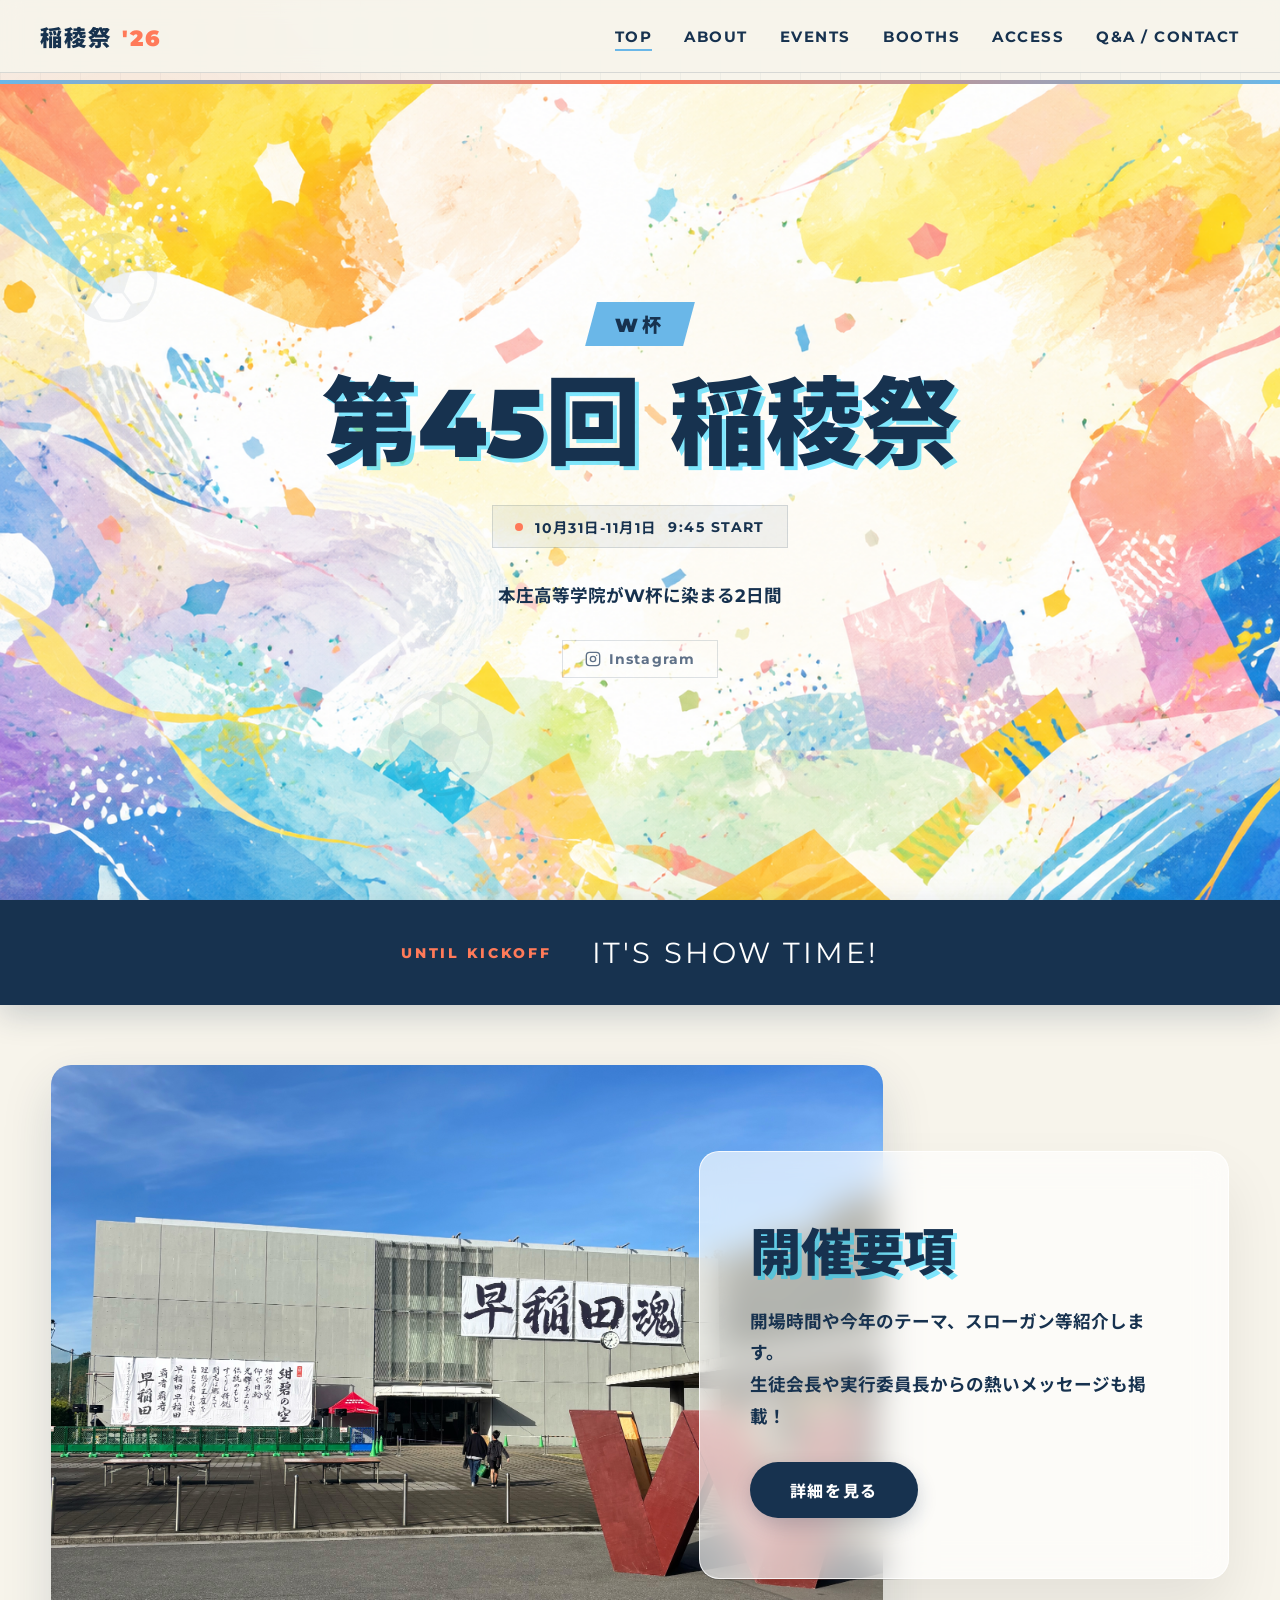
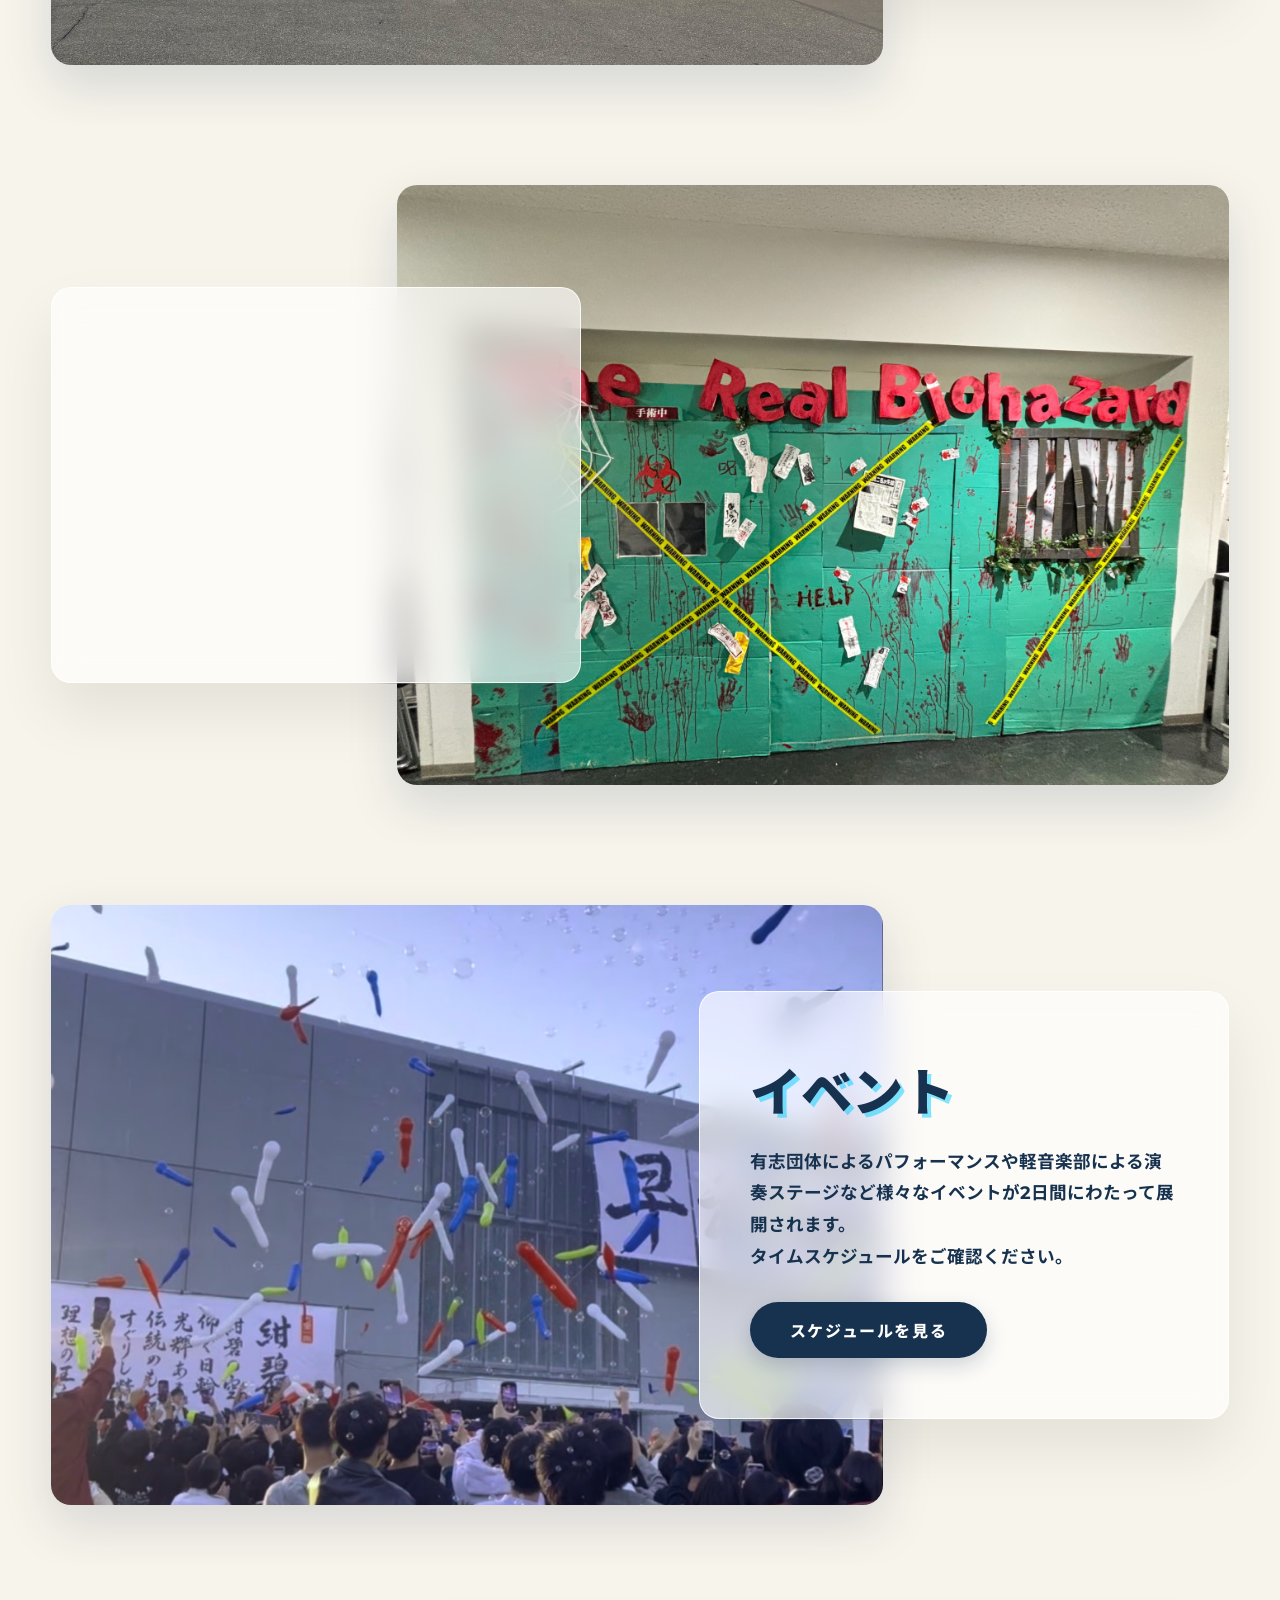
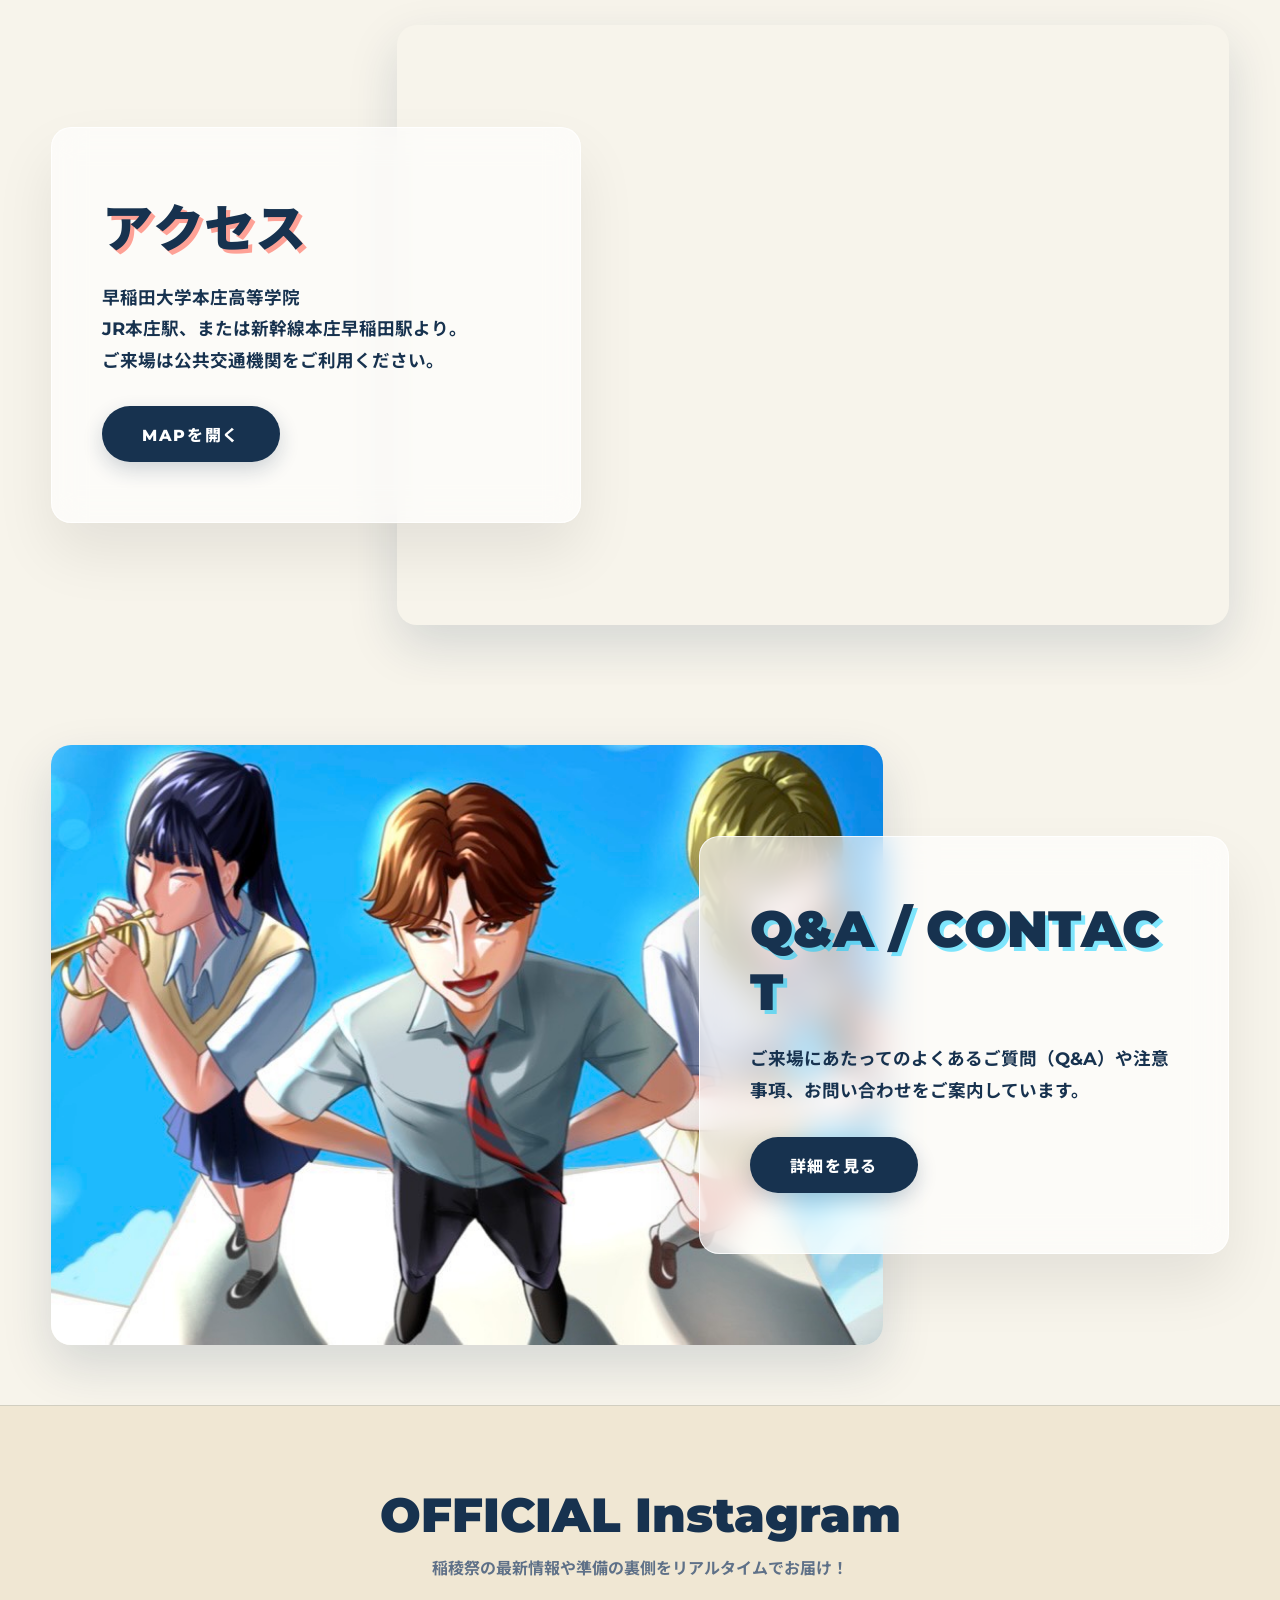
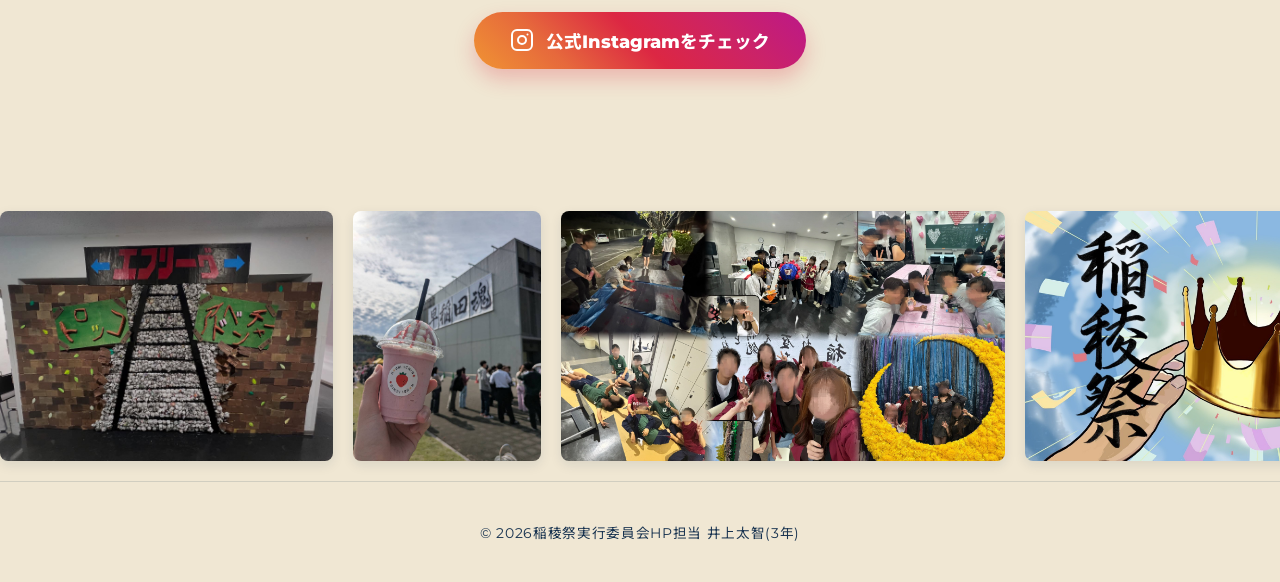
<file: index.html>
<!DOCTYPE html>
<html lang="ja">
<head>
    <meta charset="UTF-8">
    <meta name="viewport" content="width=device-width, initial-scale=1.0">
    <title>第45回 稲稜祭 2026</title>
    <meta name="description" content="稲稜祭は、早稲田大学本庄高等学院の文化祭です">
    <meta name="keywords" content="稲稜祭, とうりょうさい, 早稲田大学本庄高等学院, 早稲田, 早稲田大学, 早本, 文化祭, イベント, 展示 , そうほん , 2026 , 第45回 , クラス企画">
    <meta name="google-site-verification" content="3HasCJtoi-dlYLu-7N4V9mfXhWyNPqFAmNu_kfyfIqE" />
    <link rel="icon" href="images/icon.png">
    <link rel="preconnect" href="https://fonts.googleapis.com">
    <link rel="preconnect" href="https://fonts.gstatic.com" crossorigin>
    <link href="https://fonts.googleapis.com/css2?family=Montserrat:wght@700;800;900&family=Noto+Sans+JP:wght@400;700;900&display=swap" rel="stylesheet">
    <link rel="apple-touch-icon" href="images/icon.png">
    <link rel="manifest" href="manifest.json">
    

    <link rel="stylesheet" href="css/style.css">
    <script src="js/script.js" defer></script>
</head>
<body>
    <div class="grid-bg"></div>

    <!-- ローディング画面 -->
    <div id="loading" aria-live="polite">
        <span class="loading-ball">⚽</span>
        <div class="loading-text">KICK OFF</div>
        <div class="loading-percent" aria-live="polite">0%</div>
        <div class="loading-bar-wrap">
            <div class="loading-bar"></div>
        </div>
        <div class="loading-final">WASEDA CUP 2026</div>
    </div>

    <!-- ヘッダー -->
    <header class="header">
        <div class="logo">
            <a href="index.html">稲稜祭 <span>'26</span></a>
        </div>
        <button class="hamburger" id="js-hamburger" aria-label="メニューを開く">
            <span></span>
            <span></span>
            <span></span>
        </button>
        <nav class="nav" id="js-nav">
            <ul>
                <li><a href="index.html" class="is-current">TOP</a></li>
                <li><a href="about.html">ABOUT</a></li>
                <li><a href="event.html">EVENTS</a></li>
                <li><a href="booth.html">BOOTHS</a></li>
                <li><a href="access.html">ACCESS</a></li>
                <li><a href="contact.html">Q&A / CONTACT</a></li>
            </ul>
        </nav>
    </header>

    <main>
        <!-- トップセクション -->
        <section class="top">
            <!-- 装飾ボール -->
            <div class="top-deco-ball" aria-hidden="true">⚽</div>
            <div class="top-deco-ball" aria-hidden="true">⚽</div>
            <div class="top-deco-ball" aria-hidden="true">⚽</div>

            <div class="top-content">
                <div class="top-theme"><span>W杯</span></div>
                <h1 class="heading-hero js-split-text text-shadow-solid">第45回 稲稜祭</h1>

                <div class="top-date-badge">
                    <span class="badge-dot"></span>
                    <span>10月31日-11月1日</span>
                    <span>9:45 START</span>
                </div>

                <p class="fs-desc js-split-text" style="margin: 0 auto;">本庄高等学院がW杯に染まる2日間</p>

                <div class="top-sns">
                    <a href="https://www.instagram.com/toryosai2026/" target="_blank" rel="noopener" class="btn-insta">
                        <svg viewBox="0 0 24 24" fill="none" stroke="currentColor" stroke-width="2" stroke-linecap="round" stroke-linejoin="round" aria-hidden="true">
                            <rect x="2" y="2" width="20" height="20" rx="5" ry="5"/>
                            <circle cx="12" cy="12" r="4"/>
                            <circle cx="17.5" cy="6.5" r="1" fill="currentColor" stroke="none"/>
                        </svg>
                        Instagram
                    </a>
                </div>
            </div>
        </section>

        <div class="countdown-section anim-fade-up">
            <div class="countdown-inner">
                <div class="countdown-label">UNTIL KICKOFF</div>
                <div class="countdown-timer" id="js-countdown">
                    <div class="time-box"><span id="cd-days">00</span><small>DAYS</small></div>
                    <span class="colon">:</span>
                    <div class="time-box"><span id="cd-hours">00</span><small>HOURS</small></div>
                    <span class="colon">:</span>
                    <div class="time-box"><span id="cd-mins">00</span><small>MINS</small></div>
                    <span class="colon">:</span>
                    <div class="time-box"><span id="cd-secs">00</span><small>SECS</small></div>
                </div>
            </div>
        </div>
        
        <!-- フルウィズセクション 1: 開催要項 -->
        <section class="full-section">
            <div class="fs-image" style="background-image: url('images/start.jpg');"></div>
            <div class="fs-content">
                <div class="pattern-stripe"></div>
                <h2 class="fs-title text-shadow-solid js-split-text">開催要項</h2>
                <div class="anim-fade-up">
                    <p class="fs-desc">開場時間や今年のテーマ、スローガン等紹介します。<br>生徒会長や実行委員長からの熱いメッセージも掲載！</p>
                    <a href="about.html" class="btn-solid">詳細を見る</a>
                </div>
            </div>
        </section>

        <!-- フルウィズセクション 2: クラス企画 -->
        <section class="full-section">
            <div class="fs-image" style="background-image: url('images/wall1.jpg');"></div>
            <div class="fs-content">
                <div class="pattern-stripe"></div>
                <h2 class="fs-title text-shadow-solid js-split-text">クラス企画</h2>
                <div class="anim-fade-up">
                    <p class="fs-desc">各クラスが作り上げた企画をぜひ楽しんでいってください！<br>今年のスローガンは「冠」です。</p>
                    <a href="booth.html" class="btn-solid">企画一覧へ</a>
                </div>
            </div>
        </section>

        <!-- フルウィズセクション 3: イベント -->
        <section class="full-section">
            <div class="fs-image" style="background-image: url('images/event.jpg'); filter: hue-rotate(20deg);"></div>
            <div class="fs-content">
                <div class="pattern-stripe"></div>
                <h2 class="fs-title text-shadow-solid js-split-text">イベント</h2>
                <div class="anim-fade-up">
                    <p class="fs-desc">有志団体によるパフォーマンスや軽音楽部による演奏ステージなど様々なイベントが2日間にわたって展開されます。<br>タイムスケジュールをご確認ください。</p>
                    <a href="event.html" class="btn-solid">スケジュールを見る</a>
                </div>
            </div>
        </section>

        <!-- フルウィズセクション 4: アクセス -->
        <section class="full-section">
            <div class="fs-image" style="background-image: url('https://static.wixstatic.com/media/dd621f_80468349f8c541d7b48b3033a93d6e29~mv2.png');"></div>
            <div class="fs-content">
                <div class="pattern-stripe"></div>
                <h2 class="fs-title text-shadow-solid js-split-text">アクセス</h2>
                <div class="anim-fade-up">
                    <p class="fs-desc">早稲田大学本庄高等学院<br>JR本庄駅、または新幹線本庄早稲田駅より。<br>ご来場は公共交通機関をご利用ください。</p>
                    <a href="access.html" class="btn-solid">MAPを開く</a>
                </div>
            </div>
        </section>

        <!-- フルウィズセクション 5: Q&A / CONTACT -->
        <section class="full-section">
            <div class="fs-image" style="background-image: url('images/illust.jpg');"></div>
            <div class="fs-content">
                <div class="pattern-stripe"></div>
                <h2 class="fs-title text-shadow-solid js-split-text">Q&A / CONTACT</h2>
                <div class="anim-fade-up">
                    <p class="fs-desc">ご来場にあたってのよくあるご質問（Q&A）や注意事項、お問い合わせをご案内しています。</p>
                    <a href="contact.html" class="btn-solid">詳細を見る</a>
                </div>
            </div>
        </section>

        <section class="instagram-section">
            <div class="instagram-header anim-fade-up">
                <h2>OFFICIAL Instagram</h2>
                <p>稲稜祭の最新情報や準備の裏側をリアルタイムでお届け！</p>
                <a href="https://www.instagram.com/toryosai2026/" target="_blank" rel="noopener" class="btn-insta-large">
                    <svg viewBox="0 0 24 24" fill="none" stroke="currentColor" stroke-width="2" stroke-linecap="round" stroke-linejoin="round" aria-hidden="true">
                        <rect x="2" y="2" width="20" height="20" rx="5" ry="5"/>
                        <circle cx="12" cy="12" r="4"/>
                        <circle cx="17.5" cy="6.5" r="1" fill="currentColor" stroke="none"/>
                    </svg>
                    公式Instagramをチェック
                </a>
            </div>
            
            <!-- Instagram埋め込み（公式のEmbedスクリプトを利用） -->
            <div class="instagram-feed anim-fade-up" style="transition-delay: 0.2s;">
                <blockquote class="instagram-media" data-instgrm-permalink="https://www.instagram.com/toryosai2026/" data-instgrm-version="14" style="background:#FFF; border:0; border-radius:12px; box-shadow:0 10px 25px rgba(23, 50, 79, 0.08); margin: 1px auto; max-width:540px; min-width:326px; padding:0; width:99.375%;"></blockquote>
                <script async src="//www.instagram.com/embed.js"></script>
            </div>
        </section>

        <div class="marquee-slider">
            <div class="marquee-track">
                <!-- 写真5枚（実際の画像のURLに差し替えてください） -->
                <img src="images/wall2.jpg" alt="風景2">
                <img src="images/juice.jpg" alt="風景3">
                <img src="images/2025.jpg" alt="風景1">
                <img src="images/kan.jpg" alt="風景4">
                <img src="images/start.jpg" alt="風景5">
                
                <!-- 無限ループを綺麗に見せるためのリピート（上と全く同じ5枚） -->
                <img src="images/wall2.jpg" alt="風景2">
                <img src="images/juice.jpg" alt="風景3">
                <img src="images/2025.jpg" alt="風景1">
                <img src="images/kan.jpg" alt="風景4">
                <img src="images/start.jpg" alt="風景5">
            </div>
        </div>

    </main>

    <footer class="footer">
        <p>&copy; 2026​稲稜祭実行委員会HP担当 井上太智(3年)</p>
    </footer>
</body>
</html>
</file>
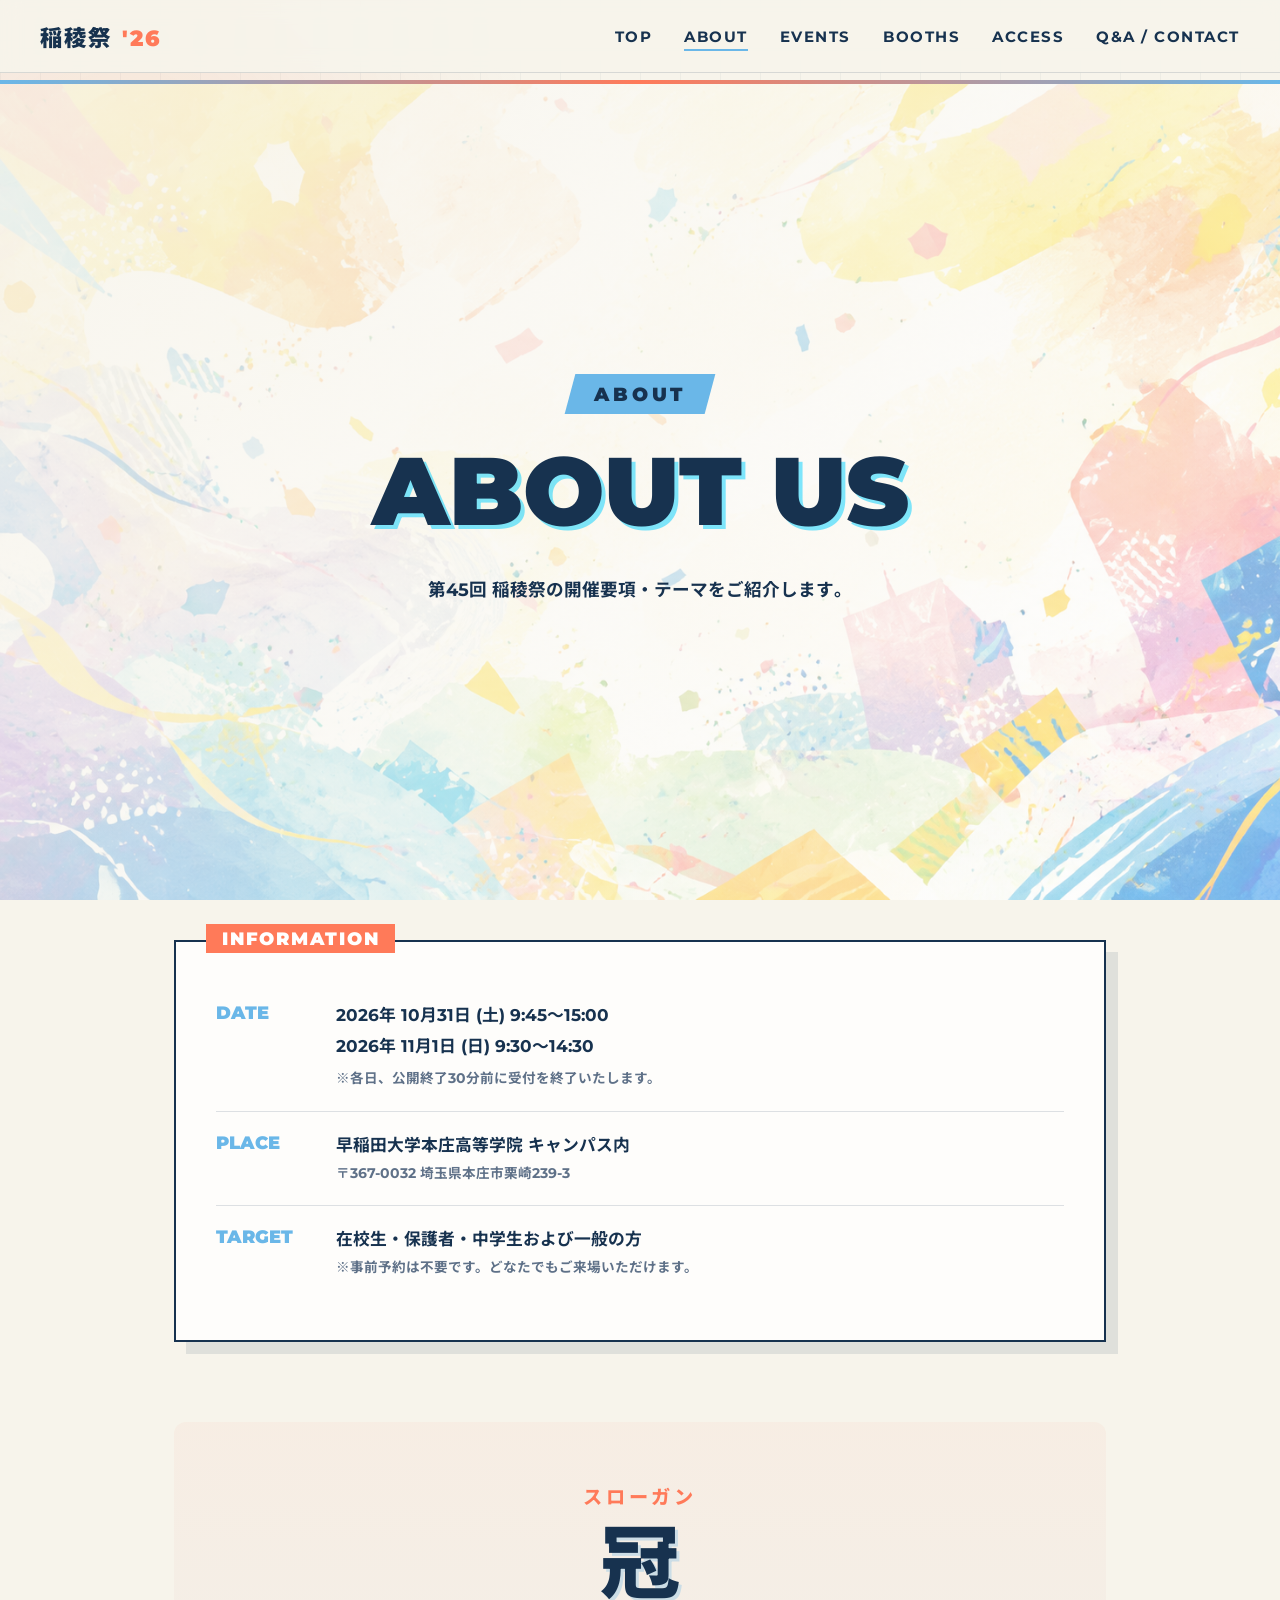
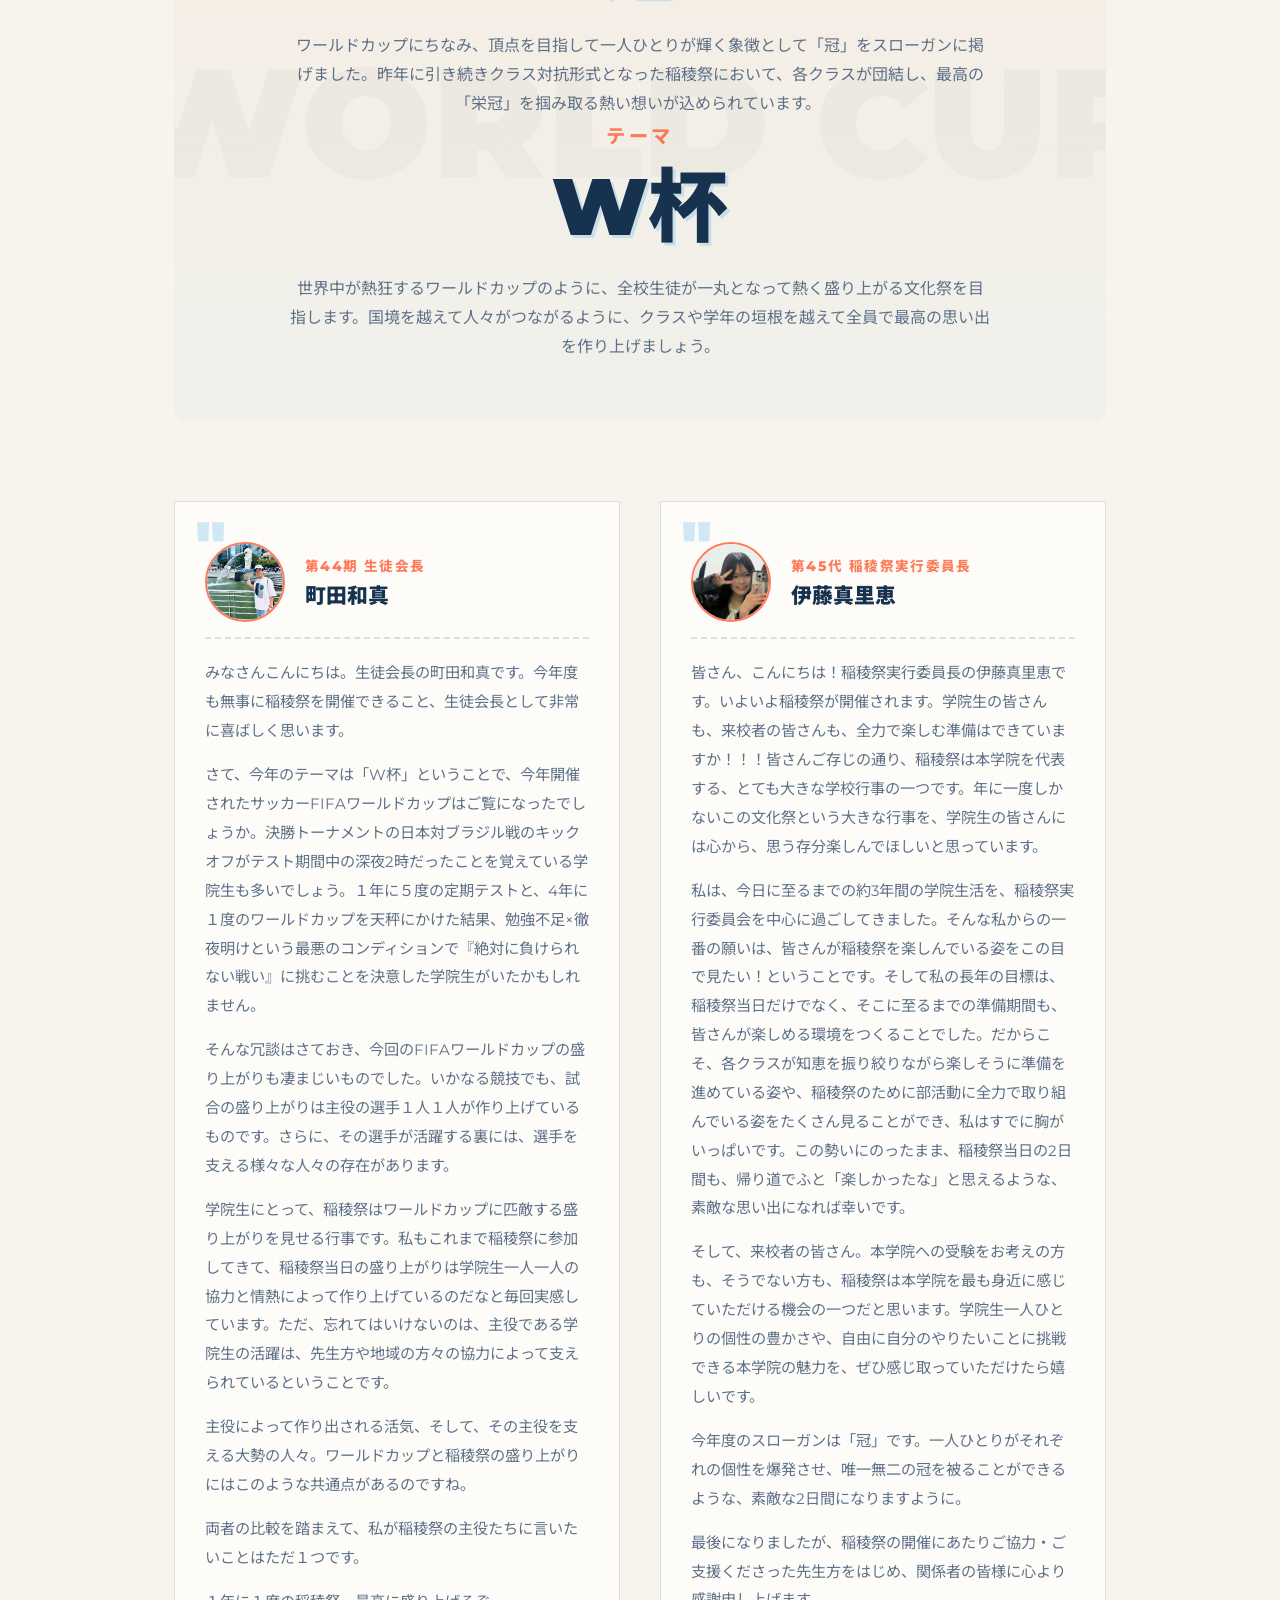
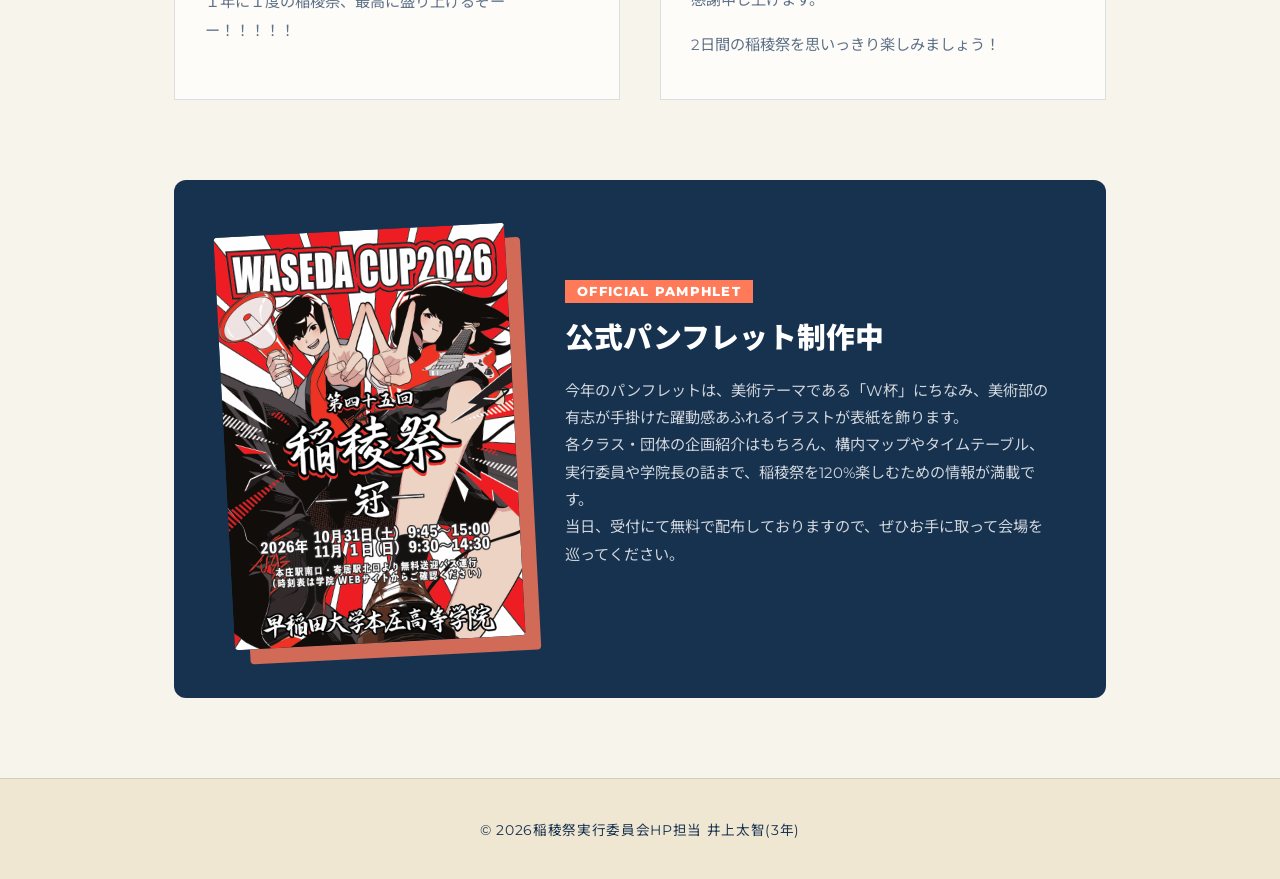
<file: about.html>
<!DOCTYPE html>
<html lang="ja">
<head>
    <meta charset="UTF-8">
    <meta name="viewport" content="width=device-width, initial-scale=1.0">
    <title>開催要項 - 第45回 稲稜祭</title>
    <meta name="description" content="第45回稲稜祭の開催要項。今年のテーマ「W杯」に込めた想いや、生徒会長・実行委員長の挨拶、パンフレット情報などを掲載しています。">
    <meta name="keywords" content="稲稜祭, 早稲田大学本庄高等学院, 開催要項, W杯, 挨拶, パンフレット">

    <link rel="preconnect" href="https://fonts.googleapis.com">
    <link rel="preconnect" href="https://fonts.gstatic.com" crossorigin>
    <link href="https://fonts.googleapis.com/css2?family=Montserrat:wght@700;800;900&family=Noto+Sans+JP:wght@400;700;900&display=swap" rel="stylesheet">

    <link rel="stylesheet" href="css/style.css">
    <script src="js/script.js" defer></script>

    <!-- about.html 専用の追加スタイル（ここだけのデザイン用） -->
    <style>
        /* ページ固有の装飾 */
        .about-top {
            background-image: linear-gradient(135deg, rgba(247, 244, 235, 0.9), rgba(255, 255, 255, 0.4)), url('images/bg.png');
        }

        .about-main {
            max-width: 980px;
            margin: 0 auto;
            padding: 40px 24px 80px;
        }

        /* 開催概要ブロック */
        .info-card {
            background: rgba(255, 255, 255, 0.8);
            border: 2px solid var(--text);
            padding: 40px;
            position: relative;
            margin-bottom: 80px;
            box-shadow: 12px 12px 0 rgba(23, 50, 79, 0.1);
        }
        .info-card::before {
            content: 'INFORMATION';
            position: absolute;
            top: -18px;
            left: 30px;
            background: var(--accent);
            color: white;
            font-family: 'Montserrat', sans-serif;
            font-weight: 900;
            padding: 4px 16px;
            letter-spacing: 0.1em;
            font-size: 1.1rem;
        }
        .info-list {
            list-style: none;
            padding: 0;
            margin: 0;
        }
        .info-list li {
            display: flex;
            border-bottom: 1px solid var(--border);
            padding: 20px 0;
        }
        .info-list li:last-child {
            border-bottom: none;
        }
        .info-term {
            width: 120px;
            font-weight: 900;
            color: var(--accent2);
            font-size: 1.1rem;
            flex-shrink: 0;
        }
        .info-desc {
            flex: 1;
            font-size: 1.05rem;
            font-weight: 700;
            line-height: 1.6;
        }
        .info-desc span.date {
            display: inline-block;
            margin-bottom: 4px;
        }

        /* テーマセクション */
        .theme-section {
            text-align: center;
            margin-bottom: 80px;
            padding: 60px 20px;
            background: linear-gradient(to bottom, rgba(255,122,89,0.05), rgba(106,183,232,0.05));
            border-radius: 12px;
            position: relative;
            overflow: hidden;
        }
        .theme-section::after {
            content: 'WORLD CUP';
            position: absolute;
            top: 50%;
            left: 50%;
            transform: translate(-50%, -50%);
            font-family: 'Montserrat', sans-serif;
            font-size: 12vw;
            font-weight: 900;
            color: rgba(23, 50, 79, 0.03);
            pointer-events: none;
            white-space: nowrap;
        }
        .slogan {
            font-size: 1.2rem;
            font-weight: 800;
            color: var(--accent);
            letter-spacing: 0.2em;
            margin-bottom: 10px;
            display: block;
        }
        .theme-title {
            font-family: 'Montserrat', 'Noto Sans JP', sans-serif;
            font-size: clamp(3rem, 8vw, 5rem);
            font-weight: 900;
            color: var(--text);
            line-height: 1.1;
            margin-bottom: 24px;
            text-shadow: 3px 3px 0 rgba(106, 183, 232, 0.3);
        }
        .theme-text {
            font-size: 1rem;
            line-height: 1.8;
            color: var(--muted);
            max-width: 700px;
            margin: 0 auto;
        }

        /* 挨拶セクション */
        .greeting-section {
            display: grid;
            grid-template-columns: 1fr 1fr;
            gap: 40px;
            margin-bottom: 80px;
        }
        .message-box {
            background: rgba(255, 255, 255, 0.7);
            border: 1px solid var(--border);
            padding: 40px 30px;
            position: relative;
        }
        .message-box::before {
            content: '"';
            position: absolute;
            top: 10px;
            left: 20px;
            font-family: 'Montserrat', sans-serif;
            font-size: 4rem;
            font-weight: 900;
            color: var(--accent2);
            opacity: 0.3;
            line-height: 1;
        }
        /* ⬇️ ここから追加・変更 ⬇️ */
        .message-header {
            display: flex;
            align-items: center;
            gap: 20px;
            margin-bottom: 20px;
            padding-bottom: 15px;
            border-bottom: 2px dashed var(--border);
        }
        .message-face {
            width: 80px;
            height: 80px;
            border-radius: 50%;
            object-fit: cover;
            border: 2px solid var(--accent);
            flex-shrink: 0;
            background-color: var(--bg-alt);
        }
        .message-title-wrap {
            display: flex;
            flex-direction: column;
            justify-content: center;
        }
        .message-role {
            font-size: 0.85rem;
            font-weight: 800;
            color: var(--accent);
            letter-spacing: 0.1em;
            margin-bottom: 4px;
            display: block;
        }
        .message-name {
            font-size: 1.3rem;
            font-weight: 900;
            /* 下線と余白は header 側に移動したため、ここはこれだけになります */
        }
        /* ⬆️ ここまで ⬆️ */
        .message-text {
            font-size: 0.95rem;
            line-height: 1.9;
            color: var(--muted);
        }
        .message-text p {
            margin-bottom: 1em;
        }
        .message-text p:last-child {
            margin-bottom: 0;
        }

        /* パンフレットセクション */
        .pamphlet-section {
            display: flex;
            align-items: center;
            gap: 50px;
            background: var(--text);
            color: white;
            padding: 50px;
            border-radius: 12px;
        }
        .pamphlet-img {
            flex: 0 0 35%;
            position: relative;
        }
        .pamphlet-img img {
            width: 100%;
            height: auto;
            border-radius: 4px;
            box-shadow: 15px 15px 0 rgba(255, 122, 89, 0.8);
            transform: rotate(-3deg);
            transition: transform 0.3s ease;
        }
        .pamphlet-img:hover img {
            transform: rotate(0deg) scale(1.02);
        }
        .pamphlet-content {
            flex: 1;
        }
        .pamphlet-label {
            display: inline-block;
            background: var(--accent);
            color: white;
            font-weight: 800;
            font-size: 0.8rem;
            padding: 4px 12px;
            margin-bottom: 16px;
            letter-spacing: 0.1em;
        }
        .pamphlet-title {
            font-size: 1.8rem;
            font-weight: 900;
            margin-bottom: 20px;
            line-height: 1.3;
        }
        .pamphlet-text {
            font-size: 0.95rem;
            line-height: 1.8;
            color: rgba(255, 255, 255, 0.8);
            margin-bottom: 30px;
        }
        .btn-pamphlet {
            display: inline-flex;
            align-items: center;
            gap: 10px;
            background: white;
            color: var(--text);
            padding: 12px 30px;
            text-decoration: none;
            font-weight: 800;
            transition: 0.2s;
        }
        .btn-pamphlet:hover {
            background: var(--accent2);
            color: white;
        }

        /* スマホ用調整 */
        @media (max-width: 768px) {
            .info-card { padding: 30px 20px; }
            .info-list li { flex-direction: column; gap: 8px; }
            .greeting-section { grid-template-columns: 1fr; gap: 30px; }
            .pamphlet-section { flex-direction: column; padding: 40px 24px; gap: 30px; }
            .pamphlet-img { flex: none; width: 80%; margin: 0 auto; }
        }
    </style>
</head>
<body>
    <div class="grid-bg"></div>

    <!-- ローディング -->
    <div id="loading">
        <span class="loading-ball">⚽</span>
        <div class="loading-text">Now loading</div>
        <div class="loading-percent" aria-live="polite">0%</div>
        <div class="loading-bar-wrap">
            <div class="loading-bar"></div>
        </div>
        <div class="loading-final">We have no limit...</div>
    </div>

    <!-- ヘッダー -->
    <header class="header">
        <div class="logo">
            <a href="index.html">稲稜祭 <span>'26</span></a>
        </div>
        <button class="hamburger" id="js-hamburger" aria-label="メニューを開く">
            <span></span>
            <span></span>
            <span></span>
        </button>
        <nav class="nav" id="js-nav">
            <ul>
                <li><a href="index.html">TOP</a></li>
                <li><a href="about.html" class="is-current">ABOUT</a></li>
                <li><a href="event.html">EVENTS</a></li>
                <li><a href="booth.html">BOOTHS</a></li>
                <li><a href="access.html">ACCESS</a></li>
                <li><a href="contact.html">Q&A / CONTACT</a></li>
            </ul>
        </nav>
    </header>

    <main>
        <!-- ヒーロー -->
        <section class="top about-top">
            <div class="top-content">
                <div class="top-theme"><span>ABOUT</span></div>
                <h1 class="heading-hero js-split-text text-shadow-solid">ABOUT US</h1>
                <p class="fs-desc js-split-text" style="margin: 0 auto;">第45回 稲稜祭の開催要項・テーマをご紹介します。</p>
            </div>
        </section>

        <div class="about-main">

            <!-- 開催要項 -->
            <section class="info-card anim-fade-up">
                <ul class="info-list">
                    <li>
                        <div class="info-term">DATE</div>
                        <div class="info-desc">
                            <span class="date">2026年 10月31日 (土) 9:45〜15:00</span><br>
                            <span class="date">2026年 11月1日 (日) 9:30〜14:30</span><br>
                            <span style="font-size: 0.85rem; color: var(--muted);">※各日、公開終了30分前に受付を終了いたします。</span>
                        </div>
                    </li>
                    <li>
                        <div class="info-term">PLACE</div>
                        <div class="info-desc">
                            早稲田大学本庄高等学院 キャンパス内<br>
                            <span style="font-size: 0.85rem; color: var(--muted);">〒367-0032 埼玉県本庄市栗崎239-3</span>
                        </div>
                    </li>
                    <li>
                        <div class="info-term">TARGET</div>
                        <div class="info-desc">
                            在校生・保護者・中学生および一般の方<br>
                            <span style="font-size: 0.85rem; color: var(--muted);">※事前予約は不要です。どなたでもご来場いただけます。</span>
                        </div>
                    </li>
                </ul>
            </section>

            <!-- テーマ -->
            <section class="theme-section anim-fade-up">
                <span class="slogan">スローガン</span>
                <h2 class="theme-title">冠</h2>
                <div class="theme-text">
                    <p>ワールドカップにちなみ、頂点を目指して一人ひとりが輝く象徴として「冠」をスローガンに掲げました。昨年に引き続きクラス対抗形式となった稲稜祭において、各クラスが団結し、最高の「栄冠」を掴み取る熱い想いが込められています。 </p>
                <span class="slogan">テーマ</span>
                <h2 class="theme-title">W杯</h2>
                    <p>世界中が熱狂するワールドカップのように、全校生徒が一丸となって熱く盛り上がる文化祭を目指します。国境を越えて人々がつながるように、クラスや学年の垣根を越えて全員で最高の思い出を作り上げましょう。</p>
                </div>
            </section>

            <!-- 挨拶 -->
            <!-- 挨拶 -->
            <section class="greeting-section">
                <!-- 生徒会長の挨拶 -->
                <div class="message-box anim-fade-up">
                    <div class="message-header">
                        <!-- srcのパスを実際の写真に差し替えてください -->
                        <img src="images/1.jpg" alt="生徒会長" class="message-face">
                        <div class="message-title-wrap">
                            <span class="message-role">第44期 生徒会長</span>
                            <h3 class="message-name">町田和真</h3>
                        </div>
                    </div>
                    <div class="message-text">
                        <p>みなさんこんにちは。生徒会長の町田和真です。今年度も無事に稲稜祭を開催できること、生徒会長として非常に喜ばしく思います。</p>
                        <p>さて、今年のテーマは「W杯」ということで、今年開催されたサッカーFIFAワールドカップはご覧になったでしょうか。決勝トーナメントの日本対ブラジル戦のキックオフがテスト期間中の深夜2時だったことを覚えている学院生も多いでしょう。１年に５度の定期テストと、4年に１度のワールドカップを天秤にかけた結果、勉強不足×徹夜明けという最悪のコンディションで『絶対に負けられない戦い』に挑むことを決意した学院生がいたかもしれません。</p>
                        <p>そんな冗談はさておき、今回のFIFAワールドカップの盛り上がりも凄まじいものでした。いかなる競技でも、試合の盛り上がりは主役の選手１人１人が作り上げているものです。さらに、その選手が活躍する裏には、選手を支える様々な人々の存在があります。</p>
                        <p>学院生にとって、稲稜祭はワールドカップに匹敵する盛り上がりを見せる行事です。私もこれまで稲稜祭に参加してきて、稲稜祭当日の盛り上がりは学院生一人一人の協力と情熱によって作り上げているのだなと毎回実感しています。ただ、忘れてはいけないのは、主役である学院生の活躍は、先生方や地域の方々の協力によって支えられているということです。</p>
                        <p>主役によって作り出される活気、そして、その主役を支える大勢の人々。ワールドカップと稲稜祭の盛り上がりにはこのような共通点があるのですね。</p>
                        <p>両者の比較を踏まえて、私が稲稜祭の主役たちに言いたいことはただ１つです。</p>
                        <p>１年に１度の稲稜祭、最高に盛り上げるぞーー！！！！！</p>
                    </div>
                </div>

                <!-- 実行委員長の挨拶 -->
                <div class="message-box anim-fade-up" style="transition-delay: 0.1s;">
                    <div class="message-header">
                        <!-- srcのパスを実際の写真に差し替えてください -->
                        <img src="images/2.jpg" alt="実行委員長" class="message-face">
                        <div class="message-title-wrap">
                            <span class="message-role">第45代 稲稜祭実行委員長</span>
                            <h3 class="message-name">伊藤真里恵</h3>
                        </div>
                    </div>
                    <div class="message-text">
                        <p>皆さん、こんにちは！稲稜祭実行委員長の伊藤真里恵です。いよいよ稲稜祭が開催されます。学院生の皆さんも、来校者の皆さんも、全力で楽しむ準備はできていますか！！！皆さんご存じの通り、稲稜祭は本学院を代表する、とても大きな学校行事の一つです。年に一度しかないこの文化祭という大きな行事を、学院生の皆さんには心から、思う存分楽しんでほしいと思っています。</p>
                        <p>私は、今日に至るまでの約3年間の学院生活を、稲稜祭実行委員会を中心に過ごしてきました。そんな私からの一番の願いは、皆さんが稲稜祭を楽しんでいる姿をこの目で見たい！ということです。そして私の長年の目標は、稲稜祭当日だけでなく、そこに至るまでの準備期間も、皆さんが楽しめる環境をつくることでした。だからこそ、各クラスが知恵を振り絞りながら楽しそうに準備を進めている姿や、稲稜祭のために部活動に全力で取り組んでいる姿をたくさん見ることができ、私はすでに胸がいっぱいです。この勢いにのったまま、稲稜祭当日の2日間も、帰り道でふと「楽しかったな」と思えるような、素敵な思い出になれば幸いです。</p>
                        <p>そして、来校者の皆さん。本学院への受験をお考えの方も、そうでない方も、稲稜祭は本学院を最も身近に感じていただける機会の一つだと思います。学院生一人ひとりの個性の豊かさや、自由に自分のやりたいことに挑戦できる本学院の魅力を、ぜひ感じ取っていただけたら嬉しいです。</p>
                        <p>今年度のスローガンは「冠」です。一人ひとりがそれぞれの個性を爆発させ、唯一無二の冠を被ることができるような、素敵な2日間になりますように。</p>
                        <p>最後になりましたが、稲稜祭の開催にあたりご協力・ご支援くださった先生方をはじめ、関係者の皆様に心より感謝申し上げます。</p>
                        <p>2日間の稲稜祭を思いっきり楽しみましょう！</p>
                    </div>
                </div>
            </section>

            <!-- パンフレット紹介 -->
            <section class="pamphlet-section anim-fade-up">
                <div class="pamphlet-img">
                    <!-- TODO: 実際のパンフレット表紙画像に差し替えてください -->
                    <img src="images/pan.png" alt="第45回稲稜祭 パンフレット表紙イラスト">
                </div>
                <div class="pamphlet-content">
                    <span class="pamphlet-label">OFFICIAL PAMPHLET</span>
                    <h2 class="pamphlet-title">公式パンフレット制作中</h2>
                    <div class="pamphlet-text">
                        <p>今年のパンフレットは、美術テーマである「W杯」にちなみ、美術部の有志が手掛けた躍動感あふれるイラストが表紙を飾ります。</p>
                        <p>各クラス・団体の企画紹介はもちろん、構内マップやタイムテーブル、実行委員や学院長の話まで、稲稜祭を120%楽しむための情報が満載です。<br>当日、受付にて無料で配布しておりますので、ぜひお手に取って会場を巡ってください。</p>
                    </div>
                    <!-- （※PDF版などを載せる場合のボタン例） -->
                    <!-- <a href="#" class="btn-pamphlet">
                        <svg viewBox="0 0 24 24" fill="none" stroke="currentColor" stroke-width="2" width="20" height="20"><path d="M21 15v4a2 2 0 0 1-2 2H5a2 2 0 0 1-2-2v-4"/><polyline points="7 10 12 15 17 10"/><line x1="12" y1="15" x2="12" y2="3"/></svg>
                        PDF版を見る (XXMB)
                    </a> -->
                </div>
            </section>

        </div><!-- /about-main -->
    </main>

    <footer class="footer">
        <p>&copy; 2026​稲稜祭実行委員会HP担当 井上太智(3年)</p>
    </footer>
</body>
</html>
</file>
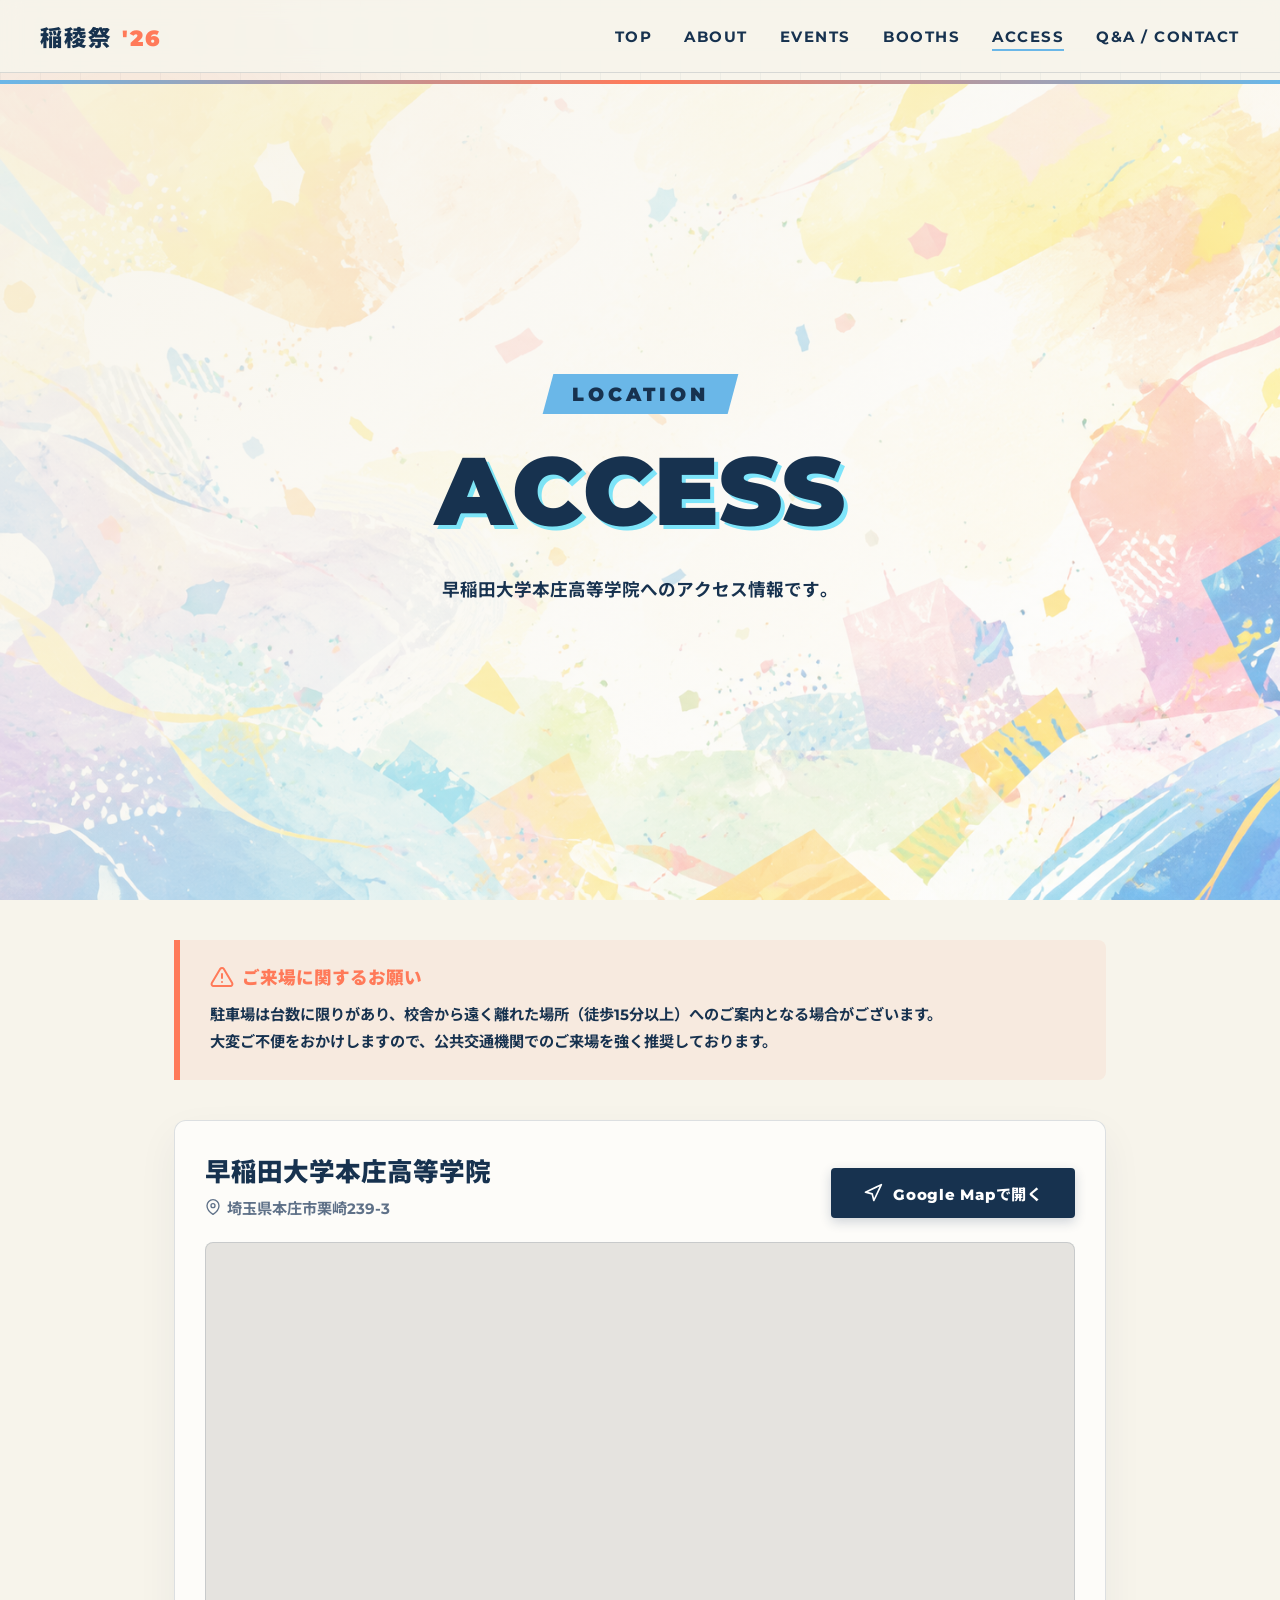
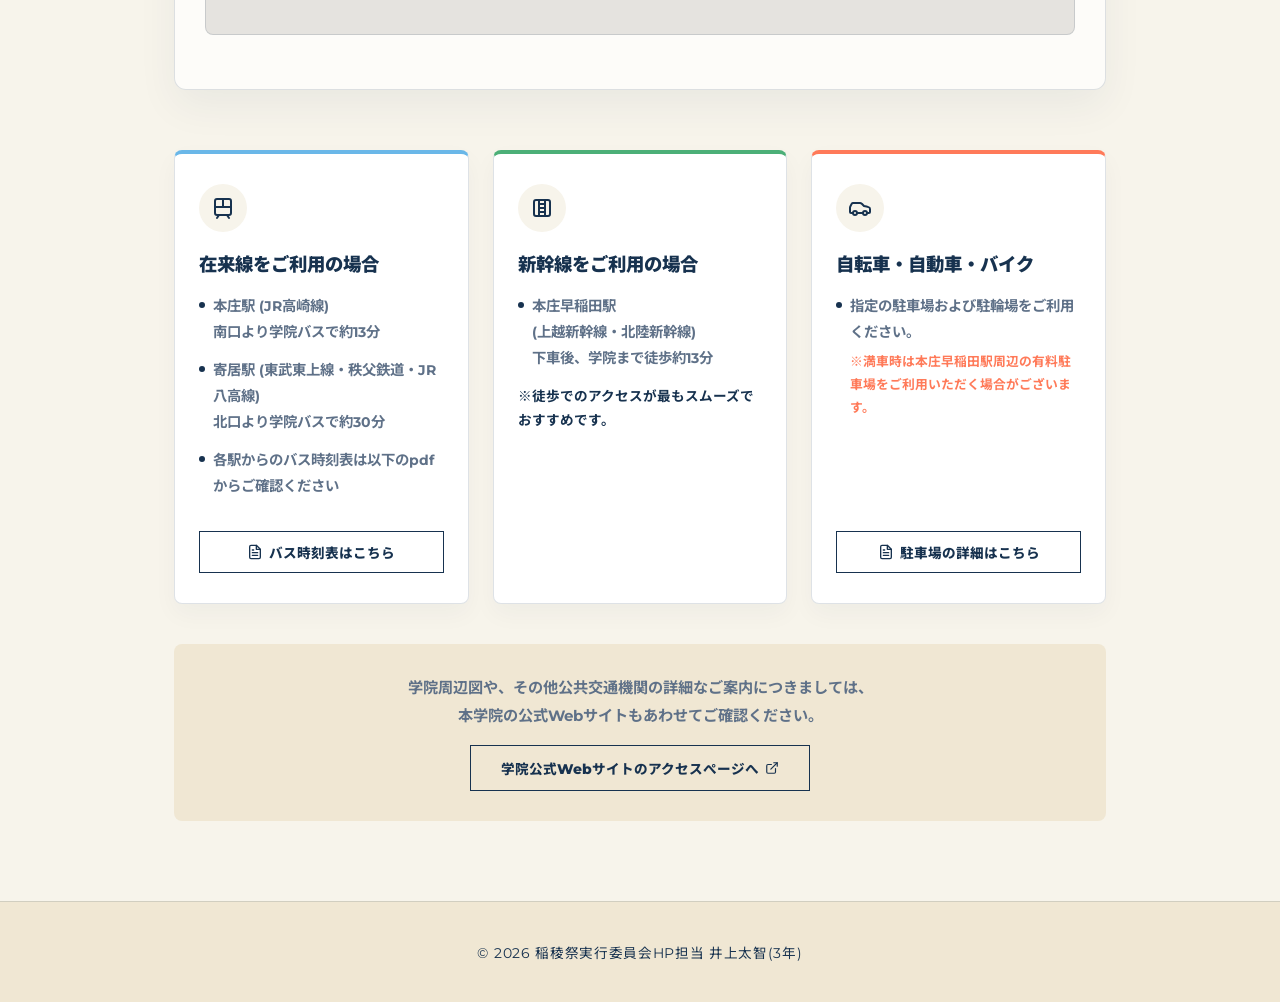
<file: access.html>
<!DOCTYPE html>
<html lang="ja">
<head>
    <meta charset="UTF-8">
    <meta name="viewport" content="width=device-width, initial-scale=1.0">
    <title>アクセス - 第45回 稲稜祭</title>
    <meta name="description" content="早稲田大学本庄高等学院「稲稜祭」へのアクセス情報です。新幹線、在来線、バスでのご来場方法や駐車場に関するご案内を掲載しています。">
    <meta name="keywords" content="稲稜祭, アクセス, 早稲田大学本庄高等学院, 行き方, バス, 本庄駅, 本庄早稲田駅, 駐車場">

    <link rel="preconnect" href="https://fonts.googleapis.com">
    <link rel="preconnect" href="https://fonts.gstatic.com" crossorigin>
    <link href="https://fonts.googleapis.com/css2?family=Montserrat:wght@700;800;900&family=Noto+Sans+JP:wght@400;700;900&display=swap" rel="stylesheet">

    <link rel="stylesheet" href="css/style.css">
    <script src="js/script.js" defer></script>

    <!-- access.html 専用の追加スタイル -->
    <style>
        .access-top {
            background-image: linear-gradient(135deg, rgba(247, 244, 235, 0.9), rgba(255, 255, 255, 0.4)), url('images/bg.png');
        }

        .access-main {
            max-width: 980px;
            margin: 0 auto;
            padding: 40px 24px 80px;
        }

        /* 警告・重要なお知らせボックス */
        .access-notice {
            background: rgba(255, 122, 89, 0.08);
            border-left: 6px solid var(--accent);
            padding: 24px 30px;
            margin-bottom: 40px;
            border-radius: 0 8px 8px 0;
        }
        .access-notice h2 {
            font-size: 1.1rem;
            font-weight: 900;
            color: var(--accent);
            margin-bottom: 12px;
            display: flex;
            align-items: center;
            gap: 8px;
        }
        .access-notice p {
            font-size: 0.95rem;
            line-height: 1.8;
            color: var(--text);
            margin-bottom: 0;
            font-weight: 700;
        }

        /* マップエリア */
        .map-section {
            background: rgba(255, 255, 255, 0.7);
            border: 1px solid var(--border);
            padding: 30px;
            border-radius: 12px;
            box-shadow: 0 16px 40px rgba(23, 50, 79, 0.06);
            margin-bottom: 60px;
        }
        .map-header {
            display: flex;
            justify-content: space-between;
            align-items: flex-end;
            margin-bottom: 24px;
            flex-wrap: wrap;
            gap: 16px;
        }
        .map-title-wrap h2 {
            font-size: 1.6rem;
            font-weight: 900;
            margin-bottom: 8px;
        }
        .map-address {
            font-size: 0.95rem;
            font-weight: 700;
            color: var(--muted);
            display: flex;
            align-items: center;
            gap: 6px;
        }
        
        .map-wrapper {
            position: relative;
            width: 100%;
            padding-bottom: 45%; /* アスペクト比 */
            height: 0;
            overflow: hidden;
            border-radius: 8px;
            border: 1px solid var(--border);
            background: #e5e3df; /* 読み込み前のプレースホルダー色 */
            margin-bottom: 24px;
        }
        .map-wrapper iframe {
            position: absolute;
            top: 0;
            left: 0;
            width: 100%;
            height: 100%;
            border: 0;
        }

        /* GoogleMapを開くボタン */
        .btn-map {
            display: inline-flex;
            align-items: center;
            justify-content: center;
            gap: 10px;
            background: var(--text);
            color: white;
            padding: 14px 32px;
            text-decoration: none;
            font-weight: 800;
            font-size: 0.95rem;
            letter-spacing: 0.05em;
            border-radius: 4px;
            transition: all 0.3s ease;
            box-shadow: 0 4px 12px rgba(23, 50, 79, 0.2);
        }
        .btn-map:hover {
            background: var(--accent2);
            transform: translateY(-2px);
            box-shadow: 0 6px 16px rgba(106, 183, 232, 0.3);
            color: white;
        }

        /* 交通手段グリッド */
        .transport-grid {
            display: grid;
            grid-template-columns: repeat(3, 1fr);
            gap: 24px;
            margin-bottom: 40px;
        }

        .transport-card {
            background: white;
            border: 1px solid var(--border);
            border-top: 4px solid var(--accent2);
            padding: 30px 24px;
            border-radius: 8px;
            box-shadow: 0 10px 25px rgba(23, 50, 79, 0.04);
            display: flex;
            flex-direction: column;
            transition: transform 0.3s ease;
        }
        .transport-card:hover {
            transform: translateY(-4px);
            box-shadow: 0 16px 35px rgba(23, 50, 79, 0.08);
        }
        /* カードの色分け */
        .transport-card.card-train { border-top-color: var(--accent2); }
        .transport-card.card-shinkansen { border-top-color: #4caf77; }
        .transport-card.card-car { border-top-color: var(--accent); }

        .transport-icon {
            width: 48px;
            height: 48px;
            background: rgba(247, 244, 235, 1);
            border-radius: 50%;
            display: flex;
            align-items: center;
            justify-content: center;
            margin-bottom: 20px;
            color: var(--text);
        }
        .transport-title {
            font-size: 1.15rem;
            font-weight: 900;
            margin-bottom: 16px;
            line-height: 1.4;
        }
        .transport-desc {
            font-size: 0.9rem;
            line-height: 1.8;
            color: var(--muted);
            font-weight: 700;
            flex-grow: 1;
        }
        .transport-desc ul {
            list-style: none;
            padding: 0;
            margin: 0;
        }
        .transport-desc li {
            position: relative;
            padding-left: 14px;
            margin-bottom: 12px;
        }
        .transport-desc li::before {
            content: '';
            position: absolute;
            left: 0;
            top: 8px;
            width: 6px;
            height: 6px;
            background: var(--text);
            border-radius: 50%;
        }
        .transport-desc .sub-note {
            display: block;
            font-size: 0.8rem;
            color: var(--accent);
            margin-top: 4px;
        }

        /* リンクボタン小 */
        .btn-outline-small {
            display: inline-flex;
            align-items: center;
            justify-content: center;
            gap: 6px;
            width: 100%;
            margin-top: 20px;
            padding: 10px 16px;
            border: 1px solid var(--text);
            background: transparent;
            color: var(--text);
            text-decoration: none;
            font-size: 0.85rem;
            font-weight: 800;
            transition: 0.2s;
        }
        .btn-outline-small:hover {
            background: var(--text);
            color: white;
        }

        /* 補足情報エリア */
        .other-info {
            text-align: center;
            padding: 30px;
            background: var(--bg-alt);
            border-radius: 8px;
        }
        .other-info p {
            font-size: 0.95rem;
            font-weight: 700;
            color: var(--muted);
            line-height: 1.8;
            margin-bottom: 16px;
        }

        /* スマホ対応 */
        @media (max-width: 768px) {
            .access-main { padding: 30px 20px; }
            .map-section { padding: 20px; }
            .map-wrapper { padding-bottom: 80%; }
            .transport-grid { grid-template-columns: 1fr; gap: 20px; }
            .btn-map { width: 100%; }
            .map-header { flex-direction: column; align-items: flex-start; }
        }
    </style>
</head>
<body>
    <div class="grid-bg"></div>

    <!-- ローディング -->
    <div id="loading">
        <span class="loading-ball">⚽</span>
        <div class="loading-text">Now loading</div>
        <div class="loading-percent" aria-live="polite">0%</div>
        <div class="loading-bar-wrap">
            <div class="loading-bar"></div>
        </div>
        <div class="loading-final">We have no limit...</div>
    </div>

    <!-- ヘッダー -->
    <header class="header">
        <div class="logo">
            <a href="index.html">稲稜祭 <span>'26</span></a>
        </div>
        <button class="hamburger" id="js-hamburger" aria-label="メニューを開く">
            <span></span>
            <span></span>
            <span></span>
        </button>
        <nav class="nav" id="js-nav">
            <ul>
                <li><a href="index.html">TOP</a></li>
                <li><a href="about.html">ABOUT</a></li>
                <li><a href="event.html">EVENTS</a></li>
                <li><a href="booth.html">BOOTHS</a></li>
                <li><a href="access.html" class="is-current">ACCESS</a></li>
                <li><a href="contact.html">Q&A / CONTACT</a></li>
            </ul>
        </nav>
    </header>

    <main>
        <!-- ヒーロー -->
        <section class="top access-top">
            <div class="top-content">
                <div class="top-theme"><span>LOCATION</span></div>
                <h1 class="heading-hero js-split-text text-shadow-solid">ACCESS</h1>
                <p class="fs-desc js-split-text" style="margin: 0 auto;">早稲田大学本庄高等学院へのアクセス情報です。</p>
            </div>
        </section>

        <div class="access-main">

            <!-- 重要なお知らせ -->
            <div class="access-notice anim-fade-up">
                <h2>
                    <svg viewBox="0 0 24 24" width="24" height="24" stroke="currentColor" stroke-width="2" fill="none" stroke-linecap="round" stroke-linejoin="round"><path d="M10.29 3.86L1.82 18a2 2 0 0 0 1.71 3h16.94a2 2 0 0 0 1.71-3L13.71 3.86a2 2 0 0 0-3.42 0z"></path><line x1="12" y1="9" x2="12" y2="13"></line><line x1="12" y1="17" x2="12.01" y2="17"></line></svg>
                    ご来場に関するお願い
                </h2>
                <p>駐車場は台数に限りがあり、校舎から遠く離れた場所（徒歩15分以上）へのご案内となる場合がございます。<br>大変ご不便をおかけしますので、<strong>公共交通機関でのご来場を強く推奨しております。</strong></p>
            </div>

            <!-- MAPセクション -->
            <section class="map-section anim-fade-up">
                <div class="map-header">
                    <div class="map-title-wrap">
                        <h2>早稲田大学本庄高等学院</h2>
                        <div class="map-address">
                            <svg viewBox="0 0 24 24" width="16" height="16" stroke="currentColor" stroke-width="2" fill="none" stroke-linecap="round" stroke-linejoin="round"><path d="M21 10c0 7-9 13-9 13s-9-6-9-13a9 9 0 0 1 18 0z"></path><circle cx="12" cy="10" r="3"></circle></svg>
                            埼玉県本庄市栗崎239-3
                        </div>
                    </div>
                    <a href="https://maps.app.goo.gl/X24gSVUbGQz2nnJh6" target="_blank" rel="noopener" class="btn-map">
                        <svg viewBox="0 0 24 24" width="20" height="20" stroke="currentColor" stroke-width="2" fill="none" stroke-linecap="round" stroke-linejoin="round"><polygon points="3 11 22 2 13 21 11 13 3 11"></polygon></svg>
                        Google Mapで開く
                    </a>
                </div>
                
                <!-- Google Map Embed -->
                <div class="map-wrapper">
                    <iframe src="https://maps.google.com/maps?q=埼玉県本庄市栗崎２３９−３&hl=ja&z=15&output=embed" allowfullscreen="" loading="lazy" referrerpolicy="no-referrer-when-downgrade"></iframe>
                </div>
            </section>

            <!-- 交通手段 -->
            <div class="transport-grid">
                
                <!-- 在来線・バス -->
                <div class="transport-card card-train anim-fade-up">
                    <div class="transport-icon">
                        <svg viewBox="0 0 24 24" width="24" height="24" stroke="currentColor" stroke-width="2" fill="none" stroke-linecap="round" stroke-linejoin="round"><rect x="4" y="3" width="16" height="16" rx="2" ry="2"></rect><path d="M4 11h16"></path><path d="M12 3v8"></path><path d="M8 19l-2 3"></path><path d="M16 19l2 3"></path></svg>
                    </div>
                    <h3 class="transport-title">在来線をご利用の場合</h3>
                    <div class="transport-desc">
                        <ul>
                            <li>
                                <strong>本庄駅</strong> (JR高崎線)<br>
                                南口より学院バスで約13分
                            </li>
                            <li>
                                <strong>寄居駅</strong> (東武東上線・秩父鉄道・JR八高線)<br>
                                北口より学院バスで約30分
                            </li>
                            <li>
                                <strong>各駅からのバス時刻表は以下のpdfからご確認ください</strong> 
                            </li>
                        </ul>
                    </div>
                    <a href="pdf/bus-timetable.pdf" target="_blank" rel="noopener" class="btn-outline-small">
                        <svg viewBox="0 0 24 24" width="16" height="16" stroke="currentColor" stroke-width="2" fill="none" stroke-linecap="round" stroke-linejoin="round"><path d="M14 2H6a2 2 0 0 0-2 2v16a2 2 0 0 0 2 2h12a2 2 0 0 0 2-2V8z"></path><polyline points="14 2 14 8 20 8"></polyline><line x1="16" y1="13" x2="8" y2="13"></line><line x1="16" y1="17" x2="8" y2="17"></line><polyline points="10 9 9 9 8 9"></polyline></svg>
                        バス時刻表はこちら
                    </a>
                </div>

                <!-- 新幹線 -->
                <div class="transport-card card-shinkansen anim-fade-up" style="transition-delay: 0.1s;">
                    <div class="transport-icon">
                        <svg viewBox="0 0 24 24" width="24" height="24" stroke="currentColor" stroke-width="2" fill="none" stroke-linecap="round" stroke-linejoin="round"><rect x="4" y="4" width="16" height="16" rx="2" ry="2"></rect><rect x="9" y="4" width="6" height="16"></rect><line x1="9" y1="8" x2="15" y2="8"></line><line x1="9" y1="12" x2="15" y2="12"></line><line x1="9" y1="16" x2="15" y2="16"></line></svg>
                    </div>
                    <h3 class="transport-title">新幹線をご利用の場合</h3>
                    <div class="transport-desc">
                        <ul>
                            <li>
                                <strong>本庄早稲田駅</strong><br>
                                (上越新幹線・北陸新幹線)<br>
                                下車後、学院まで徒歩約13分
                            </li>
                        </ul>
                        <p style="margin-top: 10px; font-size: 0.85rem; color: var(--text);">※徒歩でのアクセスが最もスムーズでおすすめです。</p>
                    </div>
                </div>

                <!-- 自動車 -->
                <div class="transport-card card-car anim-fade-up" style="transition-delay: 0.2s;">
                    <div class="transport-icon">
                        <svg viewBox="0 0 24 24" width="24" height="24" stroke="currentColor" stroke-width="2" fill="none" stroke-linecap="round" stroke-linejoin="round"><path d="M19 17h2c.6 0 1-.4 1-1v-3c0-.9-.7-1.7-1.5-1.9C18.7 10.6 16 10 16 10s-1.3-1.4-2.2-2.3c-.5-.4-1.1-.7-1.8-.7H5c-.6 0-1.1.4-1.4.9l-1.4 2.9A3.7 3.7 0 0 0 2 12v4c0 .6.4 1 1 1h2"></path><circle cx="7" cy="17" r="2"></circle><path d="M9 17h6"></path><circle cx="17" cy="17" r="2"></circle></svg>
                    </div>
                    <h3 class="transport-title">自転車・自動車・バイク</h3>
                    <div class="transport-desc">
                        <ul>
                            <li>
                                指定の駐車場および駐輪場をご利用ください。
                                <span class="sub-note">※満車時は本庄早稲田駅周辺の有料駐車場をご利用いただく場合がございます。</span>
                            </li>
                        </ul>
                    </div>
                    <a href="pdf/稲稜祭来場者駐車場.pdf" target="_blank" rel="noopener" class="btn-outline-small">
                        <svg viewBox="0 0 24 24" width="16" height="16" stroke="currentColor" stroke-width="2" fill="none" stroke-linecap="round" stroke-linejoin="round"><path d="M14 2H6a2 2 0 0 0-2 2v16a2 2 0 0 0 2 2h12a2 2 0 0 0 2-2V8z"></path><polyline points="14 2 14 8 20 8"></polyline><line x1="16" y1="13" x2="8" y2="13"></line><line x1="16" y1="17" x2="8" y2="17"></line><polyline points="10 9 9 9 8 9"></polyline></svg>
                        駐車場の詳細はこちら
                    </a>
                </div>

            </div>

            <!-- その他情報 -->
            <div class="other-info anim-fade-up" style="transition-delay: 0.3s;">
                <p>学院周辺図や、その他公共交通機関の詳細なご案内につきましては、<br class="pc-only">本学院の公式Webサイトもあわせてご確認ください。</p>
                <a href="https://www.waseda.jp/school/honjo/access" target="_blank" rel="noopener" class="btn-outline-small" style="width: auto; padding: 12px 30px; margin-top: 0;">
                    学院公式Webサイトのアクセスぺージへ
                    <svg viewBox="0 0 24 24" width="14" height="14" stroke="currentColor" stroke-width="2" fill="none" stroke-linecap="round" stroke-linejoin="round"><path d="M18 13v6a2 2 0 0 1-2 2H5a2 2 0 0 1-2-2V8a2 2 0 0 1 2-2h6"></path><polyline points="15 3 21 3 21 9"></polyline><line x1="10" y1="14" x2="21" y2="3"></line></svg>
                </a>
            </div>

        </div><!-- /access-main -->
    </main>

    <footer class="footer">
        <p>&copy; 2026 稲稜祭実行委員会HP担当 井上太智(3年)</p>
    </footer>
</body>
</html>
</file>
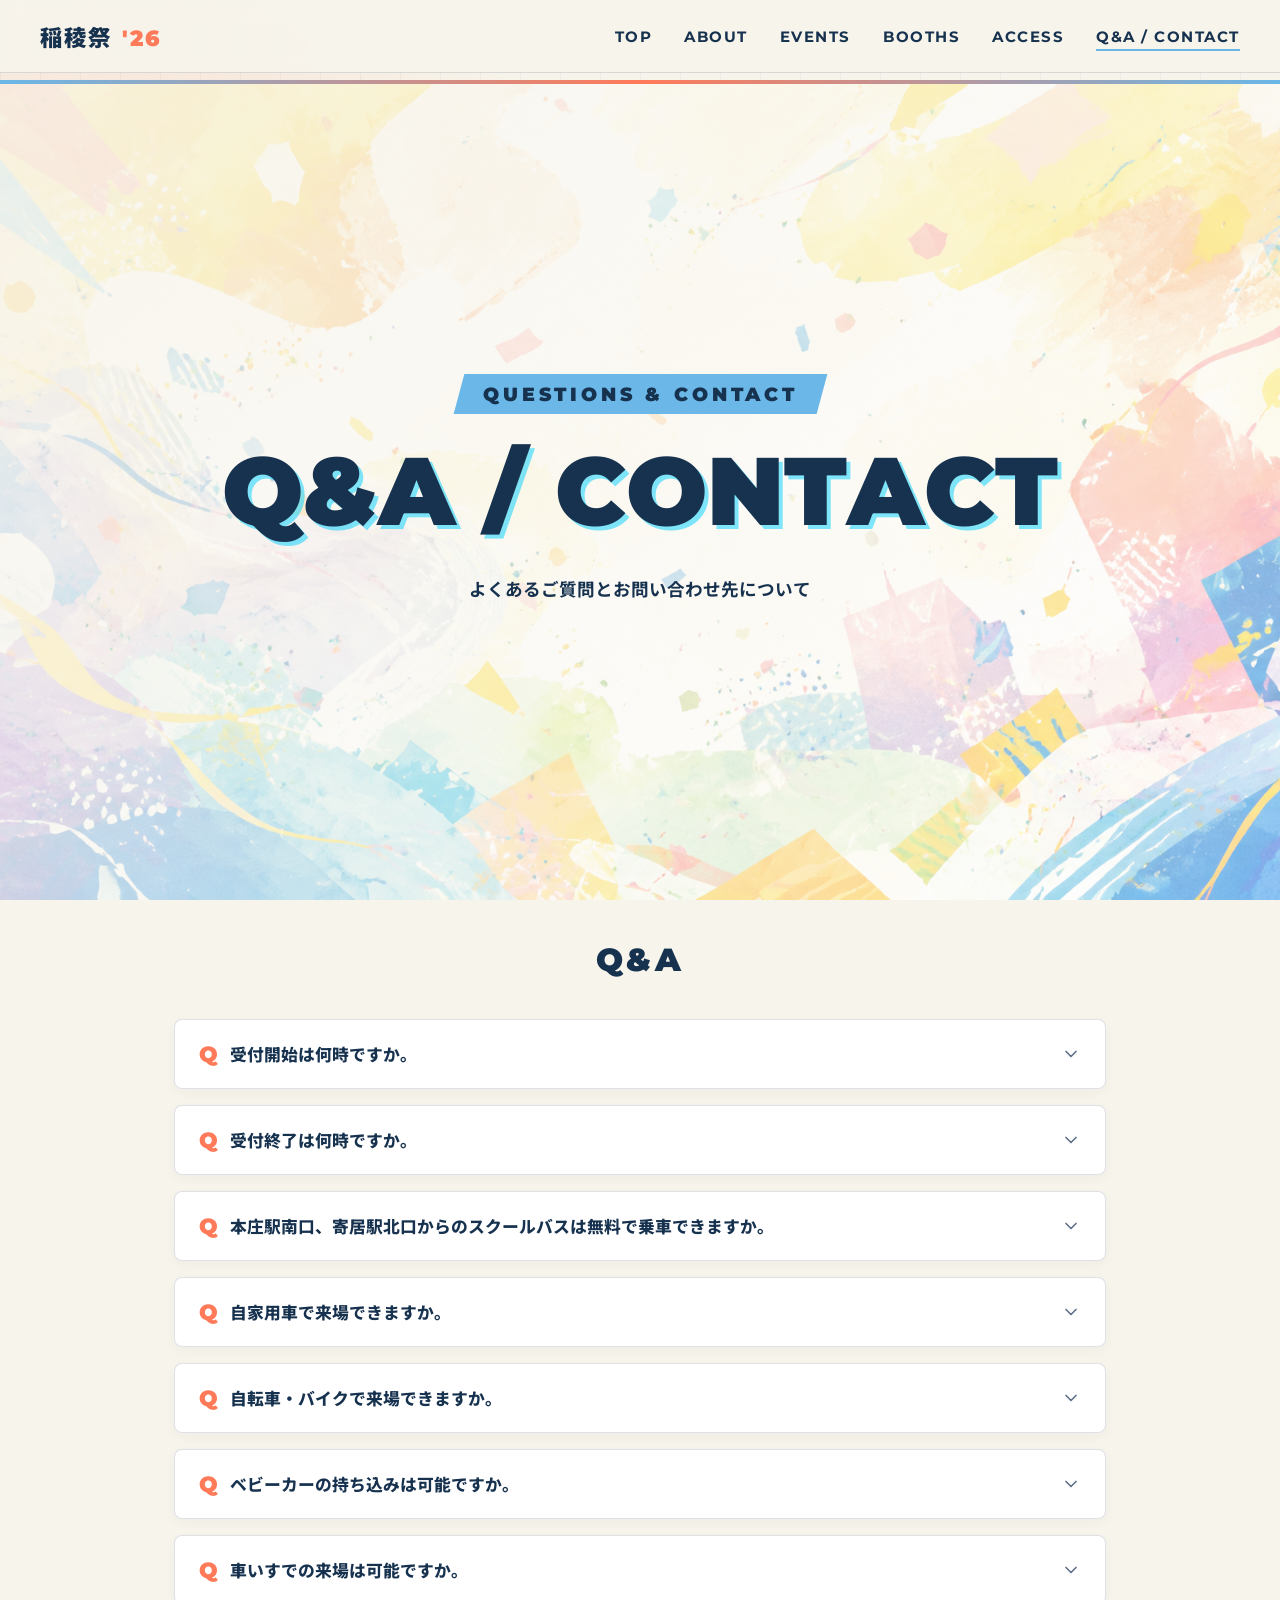
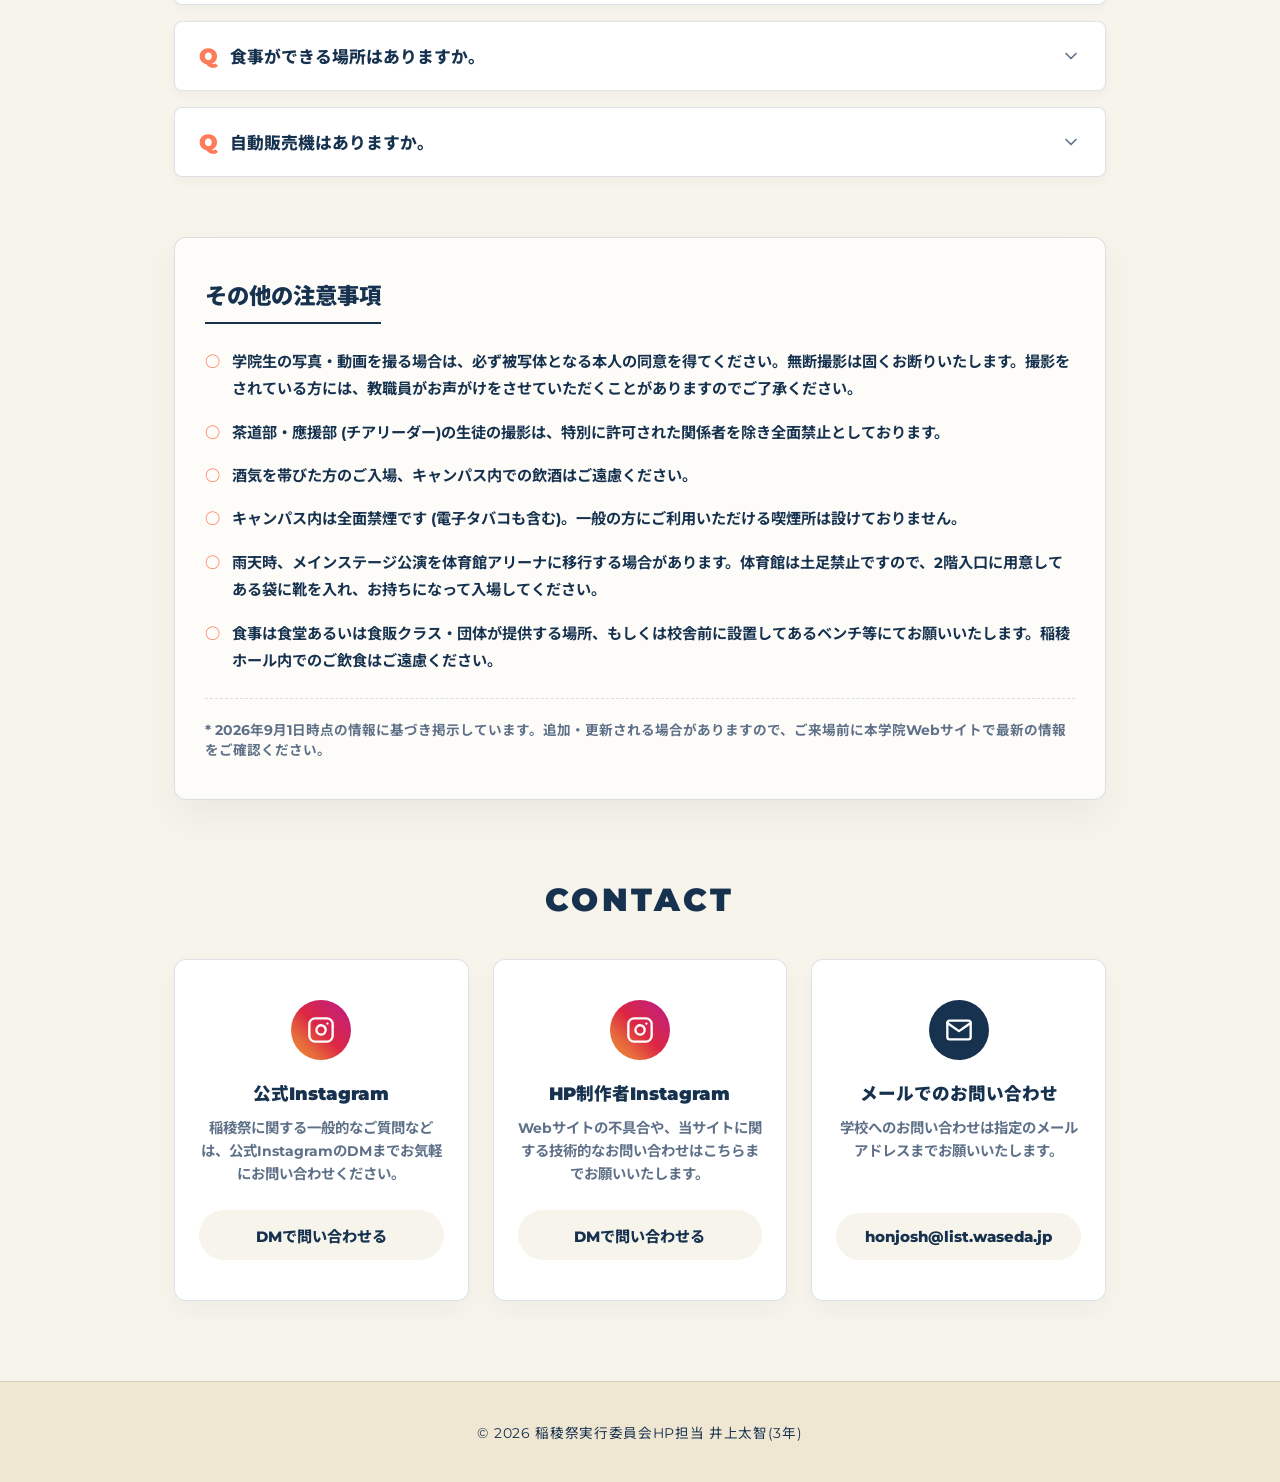
<file: contact.html>
<!DOCTYPE html>
<html lang="ja">
<head>
    <meta charset="UTF-8">
    <meta name="viewport" content="width=device-width, initial-scale=1.0">
    <title>Q&A / CONTACT - 第45回 稲稜祭</title>
    <meta name="description" content="早稲田大学本庄高等学院「稲稜祭」のよくあるご質問（Q&A）と、お問い合わせ窓口に関するページです。">
    <meta name="keywords" content="稲稜祭, Q&A, 質問, お問い合わせ, 早稲田大学本庄高等学院">

    <link rel="preconnect" href="https://fonts.googleapis.com">
    <link rel="preconnect" href="https://fonts.gstatic.com" crossorigin>
    <link href="https://fonts.googleapis.com/css2?family=Montserrat:wght@700;800;900&family=Noto+Sans+JP:wght@400;700;900&display=swap" rel="stylesheet">

    <link rel="stylesheet" href="css/style.css">
    <script src="js/script.js" defer></script>

    <!-- contact.html 専用の追加スタイル -->
    <style>
        .contact-top {
            background-image: linear-gradient(135deg, rgba(247, 244, 235, 0.9), rgba(255, 255, 255, 0.4)), url('images/bg.png');
        }

        .contact-main {
            max-width: 980px;
            margin: 0 auto;
            padding: 40px 24px 80px;
        }

        /* セクションタイトル */
        .section-title {
            font-size: 2rem;
            font-weight: 900;
            text-align: center;
            margin-bottom: 40px;
            font-family: 'Montserrat', sans-serif;
            letter-spacing: 0.1em;
            color: var(--text);
        }

        /* Q&A アコーディオン */
        .qa-container {
            margin-bottom: 60px;
        }
        .qa-item {
            background: white;
            border: 1px solid var(--border);
            border-radius: 8px;
            margin-bottom: 16px;
            box-shadow: 0 4px 12px rgba(23, 50, 79, 0.04);
            overflow: hidden;
        }
        .qa-item summary {
            display: flex;
            align-items: center;
            padding: 20px 24px;
            font-weight: 800;
            font-size: 1.05rem;
            cursor: pointer;
            list-style: none; /* デフォルトのマーカーを消す */
            transition: background 0.3s ease;
        }
        .qa-item summary::-webkit-details-marker {
            display: none;
        }
        .qa-item summary:hover {
            background: rgba(247, 244, 235, 0.5);
        }
        .qa-item summary .q-mark {
            color: var(--accent);
            font-size: 1.4rem;
            margin-right: 12px;
            font-weight: 900;
            font-family: 'Montserrat', sans-serif;
        }
        .qa-item summary .icon {
            margin-left: auto;
            transition: transform 0.3s ease;
            color: var(--muted);
        }
        .qa-item[open] summary .icon {
            transform: rotate(180deg);
        }
        .qa-item .answer-box {
            padding: 0 24px 24px 48px;
            font-size: 0.95rem;
            line-height: 1.8;
            color: var(--text);
            font-weight: 700;
            display: flex;
            gap: 12px;
        }
        .qa-item .answer-box .a-mark {
            color: var(--accent2);
            font-size: 1.4rem;
            font-weight: 900;
            font-family: 'Montserrat', sans-serif;
            line-height: 1;
        }
        .qa-item .answer-box p {
            margin: 0;
            flex-grow: 1;
        }

        /* その他の注意事項 */
        .notes-section {
            background: rgba(255, 255, 255, 0.7);
            border: 1px solid var(--border);
            padding: 40px 30px;
            border-radius: 12px;
            margin-bottom: 80px;
            box-shadow: 0 16px 40px rgba(23, 50, 79, 0.06);
        }
        .notes-section h2 {
            font-size: 1.4rem;
            font-weight: 900;
            margin-bottom: 24px;
            border-bottom: 2px solid var(--text);
            padding-bottom: 12px;
            display: inline-block;
        }
        .notes-list {
            list-style: none;
            padding: 0;
            margin: 0;
        }
        .notes-list li {
            position: relative;
            padding-left: 1.8em;
            margin-bottom: 16px;
            font-size: 0.95rem;
            line-height: 1.8;
            font-weight: 700;
            color: var(--text);
        }
        .notes-list li::before {
            content: '○';
            position: absolute;
            left: 0;
            color: var(--accent);
            font-weight: 900;
        }
        .notes-sub {
            font-size: 0.85rem;
            color: var(--muted);
            margin-top: 24px;
            padding-top: 20px;
            border-top: 1px dashed var(--border);
            font-weight: 700;
        }

        /* コンタクトエリア */
        .contact-grid {
            display: grid;
            grid-template-columns: repeat(auto-fit, minmax(280px, 1fr));
            gap: 24px;
        }
        .contact-card {
            background: white;
            border: 1px solid var(--border);
            padding: 40px 24px;
            border-radius: 12px;
            text-align: center;
            box-shadow: 0 10px 25px rgba(23, 50, 79, 0.04);
            transition: transform 0.3s ease;
            display: flex;
            flex-direction: column;
            align-items: center;
        }
        .contact-card:hover {
            transform: translateY(-6px);
            box-shadow: 0 16px 35px rgba(23, 50, 79, 0.08);
        }
        .contact-icon {
            width: 60px;
            height: 60px;
            border-radius: 50%;
            display: flex;
            align-items: center;
            justify-content: center;
            margin-bottom: 20px;
            color: white;
        }
        .icon-insta {
            background: linear-gradient(45deg, #f09433 0%, #e6683c 25%, #dc2743 50%, #cc2366 75%, #bc1888 100%);
        }
        .icon-email {
            background: var(--text);
        }
        .contact-card h3 {
            font-size: 1.1rem;
            font-weight: 900;
            margin-bottom: 12px;
        }
        .contact-card p {
            font-size: 0.9rem;
            color: var(--muted);
            line-height: 1.6;
            margin-bottom: 24px;
            font-weight: 700;
            flex-grow: 1;
        }
        .btn-contact {
            display: inline-flex;
            align-items: center;
            justify-content: center;
            gap: 8px;
            width: 100%;
            padding: 14px 20px;
            border-radius: 50px;
            text-decoration: none;
            font-weight: 800;
            font-size: 0.95rem;
            color: var(--text);
            background: rgba(247, 244, 235, 1);
            transition: all 0.3s ease;
        }
        .contact-card:hover .btn-contact {
            background: var(--text);
            color: white;
        }

        @media (max-width: 768px) {
            .contact-main { padding: 30px 20px; }
            .qa-item .answer-box { padding: 0 20px 20px 20px; flex-direction: column; gap: 4px; }
            .notes-section { padding: 30px 20px; }
        }
    </style>
</head>
<body>
    <div class="grid-bg"></div>

    <!-- ローディング -->
    <div id="loading">
        <span class="loading-ball">⚽</span>
        <div class="loading-text">Now loading</div>
        <div class="loading-percent" aria-live="polite">0%</div>
        <div class="loading-bar-wrap">
            <div class="loading-bar"></div>
        </div>
        <div class="loading-final">We have no limit...</div>
    </div>

    <!-- ヘッダー -->
    <header class="header">
        <div class="logo">
            <a href="index.html">稲稜祭 <span>'26</span></a>
        </div>
        <button class="hamburger" id="js-hamburger" aria-label="メニューを開く">
            <span></span>
            <span></span>
            <span></span>
        </button>
        <nav class="nav" id="js-nav">
            <ul>
                <li><a href="index.html">TOP</a></li>
                <li><a href="about.html">ABOUT</a></li>
                <li><a href="event.html">EVENTS</a></li>
                <li><a href="booth.html">BOOTHS</a></li>
                <li><a href="access.html">ACCESS</a></li>
                <li><a href="contact.html" class="is-current">Q&A / CONTACT</a></li>
            </ul>
        </nav>
    </header>

    <main>
        <!-- ヒーロー -->
        <section class="top contact-top">
            <div class="top-content">
                <div class="top-theme"><span>QUESTIONS & CONTACT</span></div>
                <h1 class="heading-hero js-split-text text-shadow-solid">Q&A / CONTACT</h1>
                <p class="fs-desc js-split-text" style="margin: 0 auto;">よくあるご質問とお問い合わせ先について</p>
            </div>
        </section>

        <div class="contact-main">

            <h2 class="section-title anim-fade-up">Q&A</h2>
            
            <div class="qa-container anim-fade-up">
                <!-- Q1 -->
                <details class="qa-item">
                    <summary>
                        <span class="q-mark">Q</span>
                        受付開始は何時ですか。
                        <svg class="icon" viewBox="0 0 24 24" width="20" height="20" stroke="currentColor" stroke-width="2" fill="none" stroke-linecap="round" stroke-linejoin="round"><polyline points="6 9 12 15 18 9"></polyline></svg>
                    </summary>
                    <div class="answer-box">
                        <span class="a-mark">A</span>
                        <p>10/31 (土) 9:45、11/1 (日) 9:30の予定です。受付開始前のご来場はご遠慮ください。</p>
                    </div>
                </details>

                <!-- Q2 -->
                <details class="qa-item">
                    <summary>
                        <span class="q-mark">Q</span>
                        受付終了は何時ですか。
                        <svg class="icon" viewBox="0 0 24 24" width="20" height="20" stroke="currentColor" stroke-width="2" fill="none" stroke-linecap="round" stroke-linejoin="round"><polyline points="6 9 12 15 18 9"></polyline></svg>
                    </summary>
                    <div class="answer-box">
                        <span class="a-mark">A</span>
                        <p>10/31(土) 14:30、11/1 (日) 14:00の予定です。受付終了後の入場はできません。</p>
                    </div>
                </details>

                <!-- Q3 -->
                <details class="qa-item">
                    <summary>
                        <span class="q-mark">Q</span>
                        本庄駅南口、寄居駅北口からのスクールバスは無料で乗車できますか。
                        <svg class="icon" viewBox="0 0 24 24" width="20" height="20" stroke="currentColor" stroke-width="2" fill="none" stroke-linecap="round" stroke-linejoin="round"><polyline points="6 9 12 15 18 9"></polyline></svg>
                    </summary>
                    <div class="answer-box">
                        <span class="a-mark">A</span>
                        <p>稲稜祭当日に限り、どなたでも無料でご乗車いただけます。ぜひご利用ください。<br>【バスのご案内】 <a href="access.html" style="color:var(--accent); text-decoration:underline;">ACCESSページ</a>にてバスダイヤをご確認いただけます。</p>
                    </div>
                </details>

                <!-- Q4 -->
                <details class="qa-item">
                    <summary>
                        <span class="q-mark">Q</span>
                        自家用車で来場できますか。
                        <svg class="icon" viewBox="0 0 24 24" width="20" height="20" stroke="currentColor" stroke-width="2" fill="none" stroke-linecap="round" stroke-linejoin="round"><polyline points="6 9 12 15 18 9"></polyline></svg>
                    </summary>
                    <div class="answer-box">
                        <span class="a-mark">A</span>
                        <p>来場者用の駐車場はありますが、校舎から遠く離れた場所の案内になります。場合によっては校舎まで高低差のあるルートを15分以上歩いていただきます。また、台数に限りがあるため満車時は本庄早稲田駅周辺の有料駐車場をご利用いただきます。<br>大変不便をおかけしますので、できる限り公共交通機関でのご来場をお願いいたします。</p>
                    </div>
                </details>

                <!-- Q5 -->
                <details class="qa-item">
                    <summary>
                        <span class="q-mark">Q</span>
                        自転車・バイクで来場できますか。
                        <svg class="icon" viewBox="0 0 24 24" width="20" height="20" stroke="currentColor" stroke-width="2" fill="none" stroke-linecap="round" stroke-linejoin="round"><polyline points="6 9 12 15 18 9"></polyline></svg>
                    </summary>
                    <div class="answer-box">
                        <span class="a-mark">A</span>
                        <p>可能です。来場者用の駐輪スペースは、陸上競技場前の空地です。</p>
                    </div>
                </details>

                <!-- Q6 -->
                <details class="qa-item">
                    <summary>
                        <span class="q-mark">Q</span>
                        ベビーカーの持ち込みは可能ですか。
                        <svg class="icon" viewBox="0 0 24 24" width="20" height="20" stroke="currentColor" stroke-width="2" fill="none" stroke-linecap="round" stroke-linejoin="round"><polyline points="6 9 12 15 18 9"></polyline></svg>
                    </summary>
                    <div class="answer-box">
                        <span class="a-mark">A</span>
                        <p>可能です。ただし、校舎内におむつ交換台を備えたトイレや授乳スペースの用意がないため、乳児をお連れの場合はあらかじめご承知おきください(本庄早稲田駅改札内にベビー休憩室があります)。<br>また、校舎内にベビーカー置き場の用意はございません(お預かりできません)のでご了承ください。</p>
                    </div>
                </details>

                <!-- Q7 -->
                <details class="qa-item">
                    <summary>
                        <span class="q-mark">Q</span>
                        車いすでの来場は可能ですか。
                        <svg class="icon" viewBox="0 0 24 24" width="20" height="20" stroke="currentColor" stroke-width="2" fill="none" stroke-linecap="round" stroke-linejoin="round"><polyline points="6 9 12 15 18 9"></polyline></svg>
                    </summary>
                    <div class="answer-box">
                        <span class="a-mark">A</span>
                        <p>可能です。校舎内の移動にはエレベーターをご利用いただけます。また、車いすの方がご利用いただける多目的トイレを設置しています。</p>
                    </div>
                </details>

                <!-- Q8 -->
                <details class="qa-item">
                    <summary>
                        <span class="q-mark">Q</span>
                        食事ができる場所はありますか。
                        <svg class="icon" viewBox="0 0 24 24" width="20" height="20" stroke="currentColor" stroke-width="2" fill="none" stroke-linecap="round" stroke-linejoin="round"><polyline points="6 9 12 15 18 9"></polyline></svg>
                    </summary>
                    <div class="answer-box">
                        <span class="a-mark">A</span>
                        <p>両日とも生協売店および生協食堂が営業しており、一般の方もご利用いただけます。<br>売店は開催期間中の営業となり、食堂の営業時間は10:30~14:00(予定)です。食事メニューを販売しておりますが、数に限りがありますので売り切れの際はご容赦ください (売り切れ次第営業終了となります)。</p>
                    </div>
                </details>

                <!-- Q9 -->
                <details class="qa-item">
                    <summary>
                        <span class="q-mark">Q</span>
                        自動販売機はありますか。
                        <svg class="icon" viewBox="0 0 24 24" width="20" height="20" stroke="currentColor" stroke-width="2" fill="none" stroke-linecap="round" stroke-linejoin="round"><polyline points="6 9 12 15 18 9"></polyline></svg>
                    </summary>
                    <div class="answer-box">
                        <span class="a-mark">A</span>
                        <p>キャンパス内に飲料の自動販売機がございます。</p>
                    </div>
                </details>
            </div>

            <!-- その他の注意事項 -->
            <section class="notes-section anim-fade-up">
                <h2>その他の注意事項</h2>
                <ul class="notes-list">
                    <li>学院生の写真・動画を撮る場合は、必ず被写体となる本人の同意を得てください。無断撮影は固くお断りいたします。撮影をされている方には、教職員がお声がけをさせていただくことがありますのでご了承ください。</li>
                    <li>茶道部・應援部 (チアリーダー)の生徒の撮影は、特別に許可された関係者を除き全面禁止としております。</li>
                    <li>酒気を帯びた方のご入場、キャンパス内での飲酒はご遠慮ください。</li>
                    <li>キャンパス内は全面禁煙です (電子タバコも含む)。一般の方にご利用いただける喫煙所は設けておりません。</li>
                    <li>雨天時、メインステージ公演を体育館アリーナに移行する場合があります。体育館は土足禁止ですので、2階入口に用意してある袋に靴を入れ、お持ちになって入場してください。</li>
                    <li>食事は食堂あるいは食販クラス・団体が提供する場所、もしくは校舎前に設置してあるベンチ等にてお願いいたします。稲稜ホール内でのご飲食はご遠慮ください。</li>
                </ul>
                <div class="notes-sub">
                    * 2026年9月1日時点の情報に基づき掲示しています。追加・更新される場合がありますので、ご来場前に本学院Webサイトで最新の情報をご確認ください。
                </div>
            </section>

            <h2 class="section-title anim-fade-up">CONTACT</h2>
            
            <div class="contact-grid anim-fade-up" style="transition-delay: 0.1s;">
                
                <!-- 公式Instagram -->
                <div class="contact-card">
                    <div class="contact-icon icon-insta">
                        <svg viewBox="0 0 24 24" width="28" height="28" stroke="currentColor" stroke-width="2" fill="none" stroke-linecap="round" stroke-linejoin="round"><rect x="2" y="2" width="20" height="20" rx="5" ry="5"></rect><path d="M16 11.37A4 4 0 1 1 12.63 8 4 4 0 0 1 16 11.37z"></path><line x1="17.5" y1="6.5" x2="17.51" y2="6.5"></line></svg>
                    </div>
                    <h3>公式Instagram</h3>
                    <p>稲稜祭に関する一般的なご質問などは、公式InstagramのDMまでお気軽にお問い合わせください。</p>
                    <a href="https://www.instagram.com/toryosai2026/" target="_blank" rel="noopener" class="btn-contact">
                        DMで問い合わせる
                    </a>
                </div>

                <!-- HP制作者Instagram -->
                <div class="contact-card">
                    <div class="contact-icon icon-insta">
                        <svg viewBox="0 0 24 24" width="28" height="28" stroke="currentColor" stroke-width="2" fill="none" stroke-linecap="round" stroke-linejoin="round"><rect x="2" y="2" width="20" height="20" rx="5" ry="5"></rect><path d="M16 11.37A4 4 0 1 1 12.63 8 4 4 0 0 1 16 11.37z"></path><line x1="17.5" y1="6.5" x2="17.51" y2="6.5"></line></svg>
                    </div>
                    <h3>HP制作者Instagram</h3>
                    <p>Webサイトの不具合や、当サイトに関する技術的なお問い合わせはこちらまでお願いいたします。</p>
                    <a href="https://www.instagram.com/daichi_08713/" target="_blank" rel="noopener" class="btn-contact">
                        DMで問い合わせる
                    </a>
                </div>

                <!-- メール -->
                <div class="contact-card">
                    <div class="contact-icon icon-email">
                        <svg viewBox="0 0 24 24" width="28" height="28" stroke="currentColor" stroke-width="2" fill="none" stroke-linecap="round" stroke-linejoin="round"><path d="M4 4h16c1.1 0 2 .9 2 2v12c0 1.1-.9 2-2 2H4c-1.1 0-2-.9-2-2V6c0-1.1.9-2 2-2z"></path><polyline points="22,6 12,13 2,6"></polyline></svg>
                    </div>
                    <h3>メールでのお問い合わせ</h3>
                    <p>学校へのお問い合わせは指定のメールアドレスまでお願いいたします。</p>
                    <a href="mailto:honjosh@list.waseda.jp" class="btn-contact">
                        honjosh@list.waseda.jp
                    </a>
                </div>

            </div>

        </div><!-- /contact-main -->
    </main>

    <footer class="footer">
        <p>&copy; 2026 稲稜祭実行委員会HP担当 井上太智(3年)</p>
    </footer>
</body>
</html>
</file>
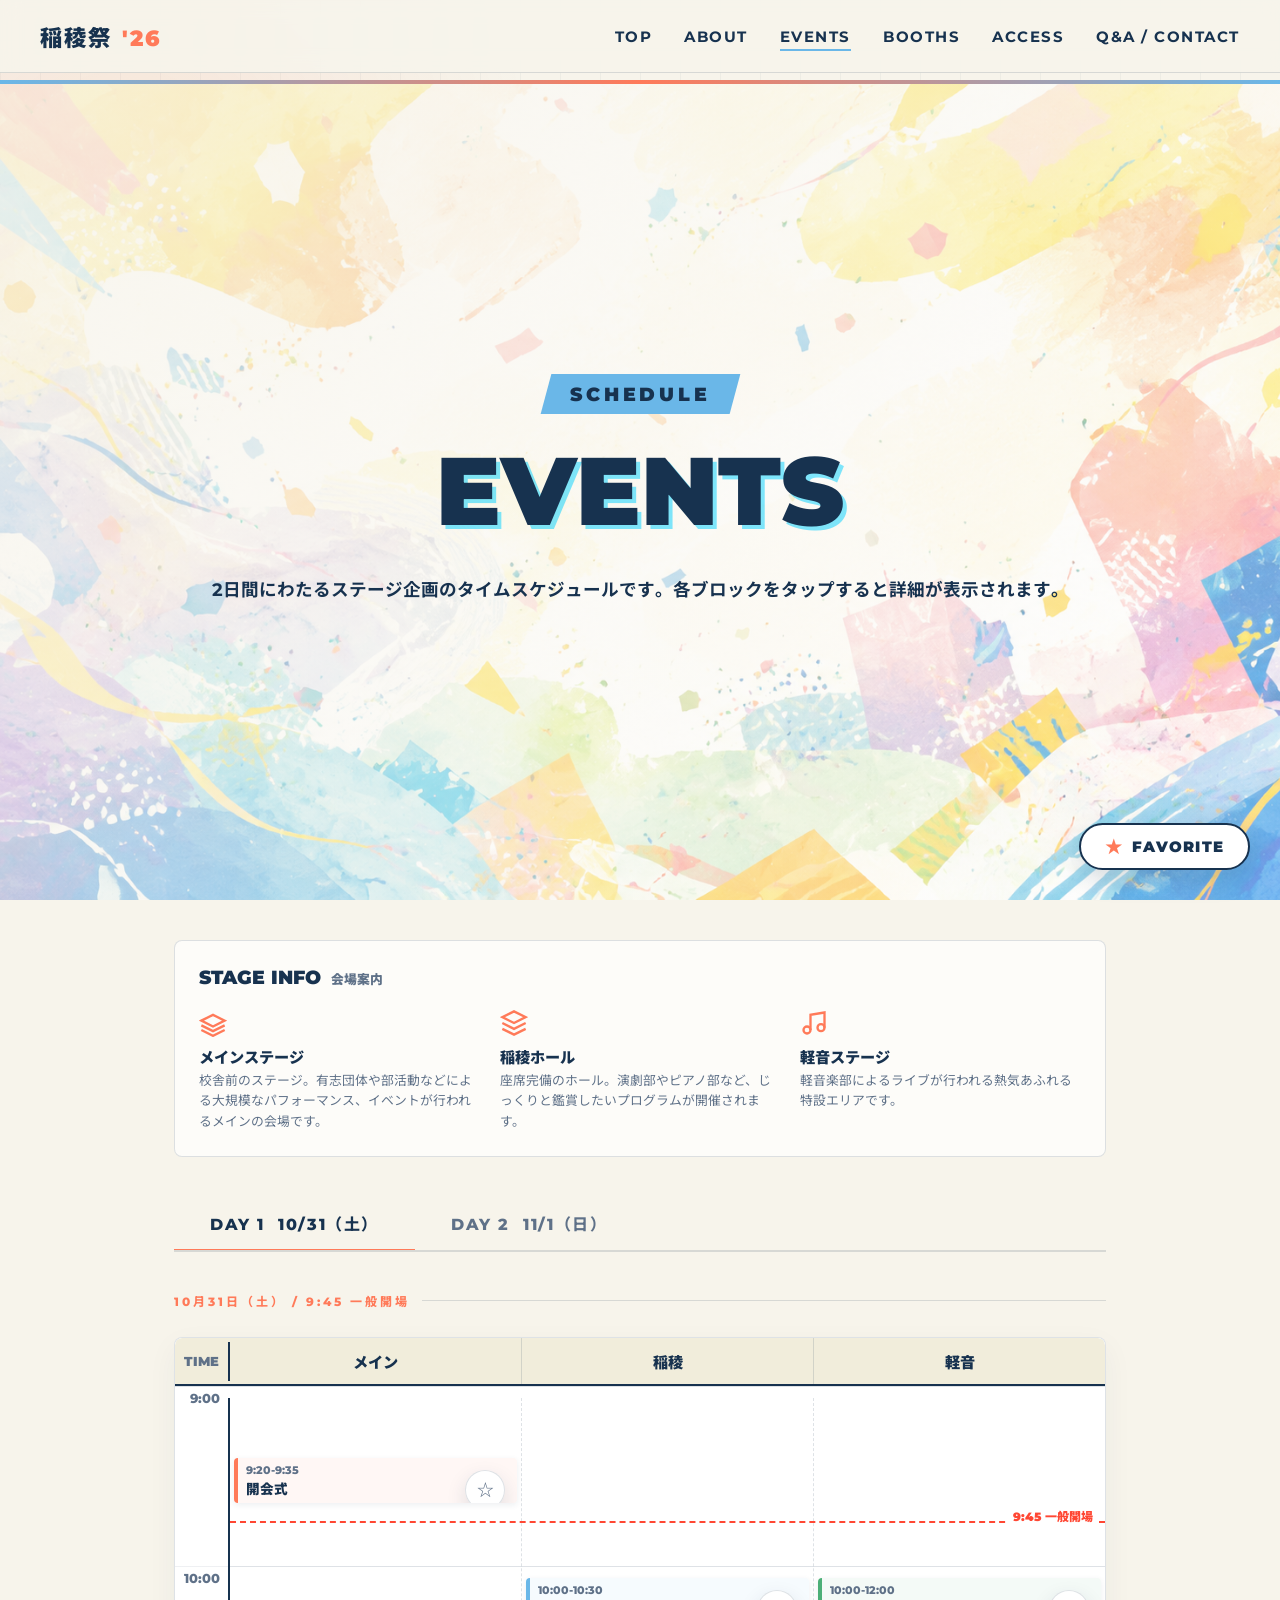
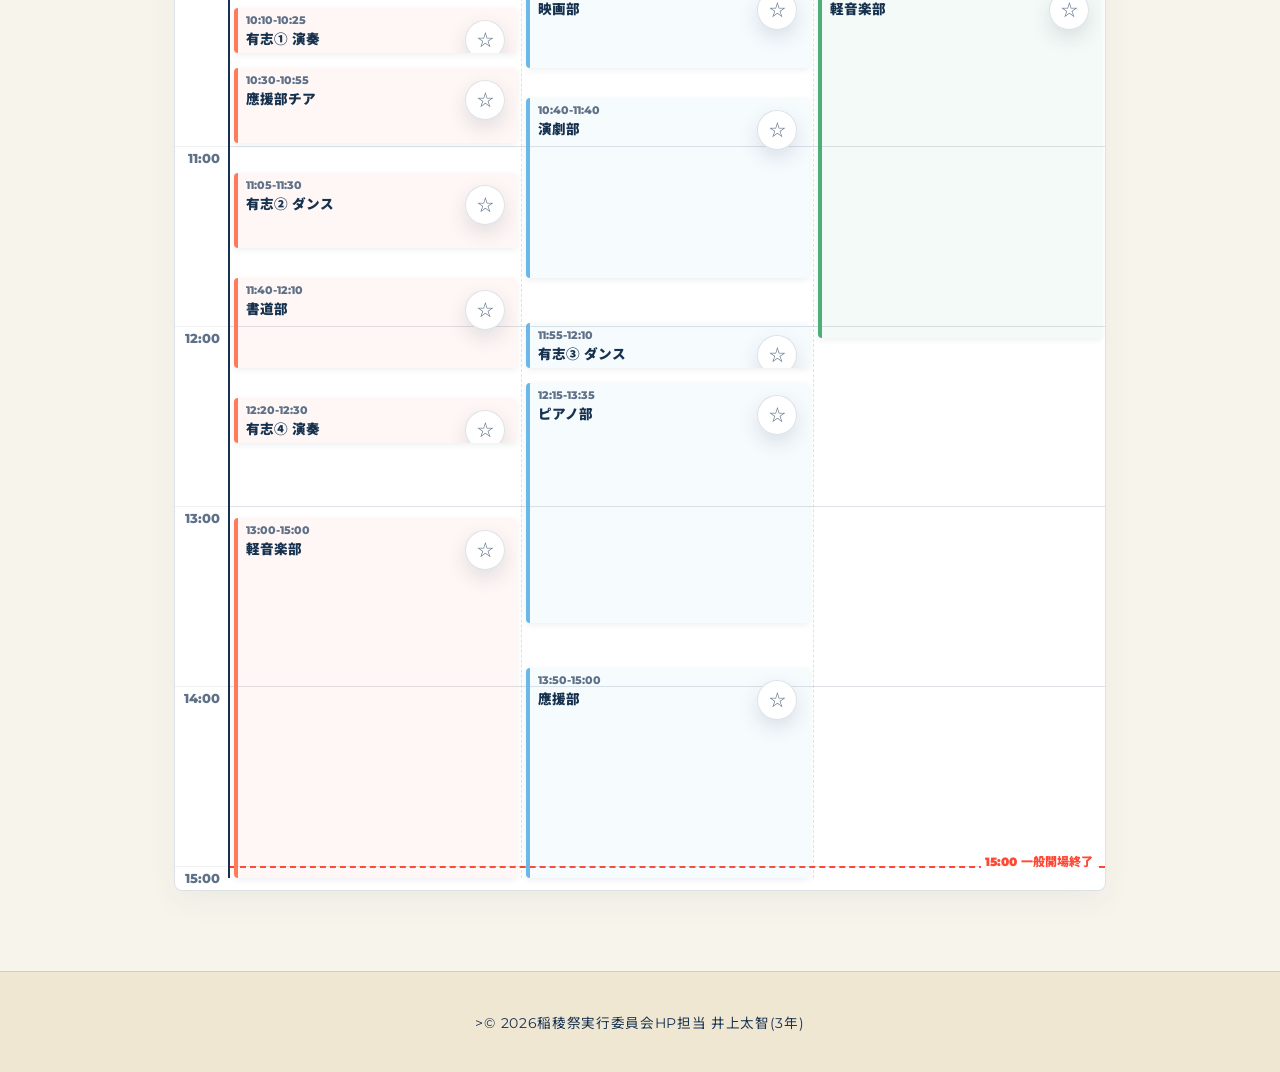
<file: event.html>
<!DOCTYPE html>
<html lang="ja">
<head>
    <meta charset="UTF-8">
    <meta name="viewport" content="width=device-width, initial-scale=1.0">
    <title>イベント - 第45回 稲稜祭</title>
    <meta name="description" content="第45回稲稜祭のイベントスケジュールです。ステージ・屋外・屋内ごとのタイムテーブルをご確認ください。">
    <meta name="keywords" content="稲稜祭, イベント, スケジュール, タイムテーブル, ステージ">

    <link rel="preconnect" href="https://fonts.googleapis.com">
    <link rel="preconnect" href="https://fonts.gstatic.com" crossorigin>
    <link href="https://fonts.googleapis.com/css2?family=Montserrat:wght@700;800;900&family=Noto+Sans+JP:wght@400;700;900&display=swap" rel="stylesheet">

    <link rel="stylesheet" href="css/style.css">
    <script src="js/script.js" defer></script>
</head>
<body data-page="event">
    <div class="grid-bg"></div>

    <!-- ローディング -->
    <div id="loading">
        <span class="loading-ball">⚽</span>
        <div class="loading-text">Now loading</div>
        <div class="loading-percent" aria-live="polite">0%</div>
        <div class="loading-bar-wrap">
            <div class="loading-bar"></div>
        </div>
        <div class="loading-final">We have no limit...</div>
    </div>

    <!-- ヘッダー -->
    <header class="header">
        <div class="logo">
            <a href="index.html">稲稜祭 <span>'26</span></a>
        </div>
        <button class="hamburger" id="js-hamburger" aria-label="メニューを開く">
            <span></span>
            <span></span>
            <span></span>
        </button>
        <nav class="nav" id="js-nav">
            <ul>
                <li><a href="index.html">TOP</a></li>
                <li><a href="about.html">ABOUT</a></li>
                <li><a href="event.html" class="is-current">EVENTS</a></li>
                <li><a href="booth.html">BOOTHS</a></li>
                <li><a href="access.html">ACCESS</a></li>
                <li><a href="contact.html">Q&A / CONTACT</a></li>
            </ul>
        </nav>
    </header>

    <main>
        <!-- ヒーロー -->
        <section class="top event-top">
            <div class="top-content">
                <div class="top-theme"><span>SCHEDULE</span></div>
                <h1 class="heading-hero js-split-text text-shadow-solid">EVENTS</h1>
                <p class="fs-desc js-split-text" style="margin: 0 auto;">2日間にわたるステージ企画のタイムスケジュールです。<br>各ブロックをタップすると詳細が表示されます。</p>
            </div>
        </section>

        <div class="event-main">

            <!-- 会場説明エリア -->
            <section class="stage-info-section anim-fade-up">
                <h2 class="stage-info-title">STAGE INFO<span>会場案内</span></h2>
                <div class="stage-info-grid">
                    <div class="stage-info-card">
                        <div class="stage-info-icon"><svg viewBox="0 0 24 24" fill="none" stroke="currentColor" stroke-width="2"><path d="M2 10l10-5 10 5-10 5z"/><path d="M2 14l10 5 10-5"/><path d="M2 18l10 5 10-5"/></svg></div>
                        <h3>メインステージ</h3>
                        <p>校舎前のステージ。有志団体や部活動などによる大規模なパフォーマンス、イベントが行われるメインの会場です。</p>
                    </div>
                    <div class="stage-info-card">
                        <div class="stage-info-icon"><svg viewBox="0 0 24 24" fill="none" stroke="currentColor" stroke-width="2"><path d="M12 2L2 7l10 5 10-5-10-5zM2 17l10 5 10-5M2 12l10 5 10-5"/></svg></div>
                        <h3>稲稜ホール</h3>
                        <p>座席完備のホール。演劇部やピアノ部など、じっくりと鑑賞したいプログラムが開催されます。</p>
                    </div>
                    <div class="stage-info-card">
                        <div class="stage-info-icon"><svg viewBox="0 0 24 24" fill="none" stroke="currentColor" stroke-width="2"><path d="M9 18V5l12-2v13"/><circle cx="6" cy="18" r="3"/><circle cx="18" cy="16" r="3"/></svg></div>
                        <h3>軽音ステージ</h3>
                        <p>軽音楽部によるライブが行われる熱気あふれる特設エリアです。</p>
                    </div>
                </div>
            </section>

            <!-- 日付タブ -->
            <div class="event-tabs" role="tablist">
                <button class="event-tab-btn is-active" role="tab" data-day="day1" aria-selected="true">
                    DAY 1 &nbsp;10/31（土）
                </button>
                <button class="event-tab-btn" role="tab" data-day="day2" aria-selected="false">
                    DAY 2 &nbsp;11/1（日）
                </button>
            </div>

            <!-- ==============================
                 DAY 1 タイムテーブル
                 ============================== -->
            <div class="event-tab-panel is-active" data-day="day1" role="tabpanel">
                <p class="event-section-label">10月31日（土） / 9:45 一般開場</p>

                <div class="timetable-wrapper anim-fade-up">
                    <div class="tt-headers">
                        <div class="tt-header time-col">TIME</div>
                        <div class="tt-header">メイン</div>
                        <div class="tt-header">稲稜</div>
                        <div class="tt-header">軽音</div>
                    </div>

                    
<div class="tt-body" style="--total-mins: 360;">
    <div class="tt-open-line" style="top: calc(45 * var(--scale));"><span style="top: -16px;">9:45 一般開場</span></div>
    <div class="tt-open-line" style="top: calc(360 * var(--scale));"><span style="top: -16px;">15:00 一般開場終了</span></div>
    <div class="tt-time-axis">
        <div class="tt-time-label" style="top: calc(0 * var(--scale))">9:00</div>
        <div class="tt-time-label" style="top: calc(60 * var(--scale))">10:00</div>
        <div class="tt-time-label" style="top: calc(120 * var(--scale))">11:00</div>
        <div class="tt-time-label" style="top: calc(180 * var(--scale))">12:00</div>
        <div class="tt-time-label" style="top: calc(240 * var(--scale))">13:00</div>
        <div class="tt-time-label" style="top: calc(300 * var(--scale))">14:00</div>
        <div class="tt-time-label" style="top: calc(360 * var(--scale))">15:00</div>
    </div>

    <div class="tt-col col-main">
        <div class="tt-item" style="--start: 20; --duration: 15;" data-title="開会式" data-time="9:20-9:35" data-stage="メインステージ" data-desc="※9:10集合。学院生のみ参加可。一般開場は9:45からとなります。">
            <div class="tt-item-time">9:20-9:35</div>
            <div class="tt-item-title">開会式</div>
        </div>
        <div class="tt-item" style="--start: 70; --duration: 15;" data-title="有志① 演奏" data-time="10:10-10:25" data-stage="メインステージ" data-desc="出演：元ブラスバンド部3年 (10分)">
            <div class="tt-item-time">10:10-10:25</div>
            <div class="tt-item-title">有志① 演奏</div>
        </div>
        <div class="tt-item" style="--start: 90; --duration: 25;" data-title="應援部チア" data-time="10:30-10:55" data-stage="メインステージ" data-desc="應援部チアステージ。 (25分)">
            <div class="tt-item-time">10:30-10:55</div>
            <div class="tt-item-title">應援部チア</div>
        </div>
        <div class="tt-item" style="--start: 125; --duration: 25;" data-title="有志② ダンス" data-time="11:05-11:30" data-stage="メインステージ" data-desc="出演：IL♡VE! (5分) → ORCA (5分) → S.H.I.Breakers (5分)">
            <div class="tt-item-time">11:05-11:30</div>
            <div class="tt-item-title">有志② ダンス</div>
        </div>
        <div class="tt-item" style="--start: 160; --duration: 30;" data-title="書道部" data-time="11:40-12:10" data-stage="メインステージ" data-desc="書道部によるパフォーマンス。(30分)">
            <div class="tt-item-time">11:40-12:10</div>
            <div class="tt-item-title">書道部</div>
        </div>
        <div class="tt-item" style="--start: 200; --duration: 15;" data-title="有志④ 演奏" data-time="12:20-12:30" data-stage="メインステージ" data-desc="三毛猫 (8分)">
            <div class="tt-item-time">12:20-12:30</div>
            <div class="tt-item-title">有志④ 演奏</div>
        </div>
        <div class="tt-item" style="--start: 240; --duration: 120;" data-title="軽音楽部" data-time="13:00-15:00" data-stage="メインステージ" data-desc="メインステージでの軽音楽部ライブ！(120分)">
            <div class="tt-item-time">13:00-15:00</div>
            <div class="tt-item-title">軽音楽部</div>
        </div>
    </div>

    <div class="tt-col col-hall">
        <div class="tt-item" style="--start: 60; --duration: 30;" data-title="映画部" data-time="10:00-10:30" data-stage="稲稜ホール" data-desc="映画部上映 (30分)">
            <div class="tt-item-time">10:00-10:30</div>
            <div class="tt-item-title">映画部</div>
        </div>
        <div class="tt-item" style="--start: 100; --duration: 60;" data-title="演劇部" data-time="10:40-11:40" data-stage="稲稜ホール" data-desc="演劇部による発表 (60分)">
            <div class="tt-item-time">10:40-11:40</div>
            <div class="tt-item-title">演劇部</div>
        </div>
        <div class="tt-item" style="--start: 175; --duration: 15;" data-title="有志③ ダンス" data-time="11:55-12:10" data-stage="稲稜ホール" data-desc="WLiFE! (5分)　">
            <div class="tt-item-time">11:55-12:10</div>
            <div class="tt-item-title">有志③ ダンス</div>
        </div>
        <div class="tt-item" style="--start: 195; --duration: 80;" data-title="ピアノ部" data-time="12:15-13:35" data-stage="稲稜ホール" data-desc="ピアノ部によるコンサート。(80分)">
            <div class="tt-item-time">12:15-13:35</div>
            <div class="tt-item-title">ピアノ部</div>
        </div>
        <div class="tt-item" style="--start: 290; --duration: 70;" data-title="應援部" data-time="13:50-15:00" data-stage="稲稜ホール" data-desc="應援部による大迫力の演舞・応援ステージ。(70分)">
            <div class="tt-item-time">13:50-15:00</div>
            <div class="tt-item-title">應援部</div>
        </div>
    </div>

    <div class="tt-col col-keion">
        <div class="tt-item" style="--start: 60; --duration: 120;" data-title="軽音楽部" data-time="10:00-12:00" data-stage="軽音ステージ" data-desc="軽音楽部所属バンドのライブパフォーマンス。(120分)">
            <div class="tt-item-time">10:00-12:00</div>
            <div class="tt-item-title">軽音楽部</div>
        </div>
    </div>

</div>

                    
                </div>
            </div>

            <!-- ==============================
                 DAY 2 タイムテーブル
                 ============================== -->
            <div class="event-tab-panel" data-day="day2" role="tabpanel">
                <p class="event-section-label">11月1日（日） / 9:30 一般開場</p>
                <div class="timetable-wrapper">
                    <div class="tt-headers">
                        <div class="tt-header time-col">TIME</div>
                        <div class="tt-header">メイン</div>
                        <div class="tt-header">稲稜</div>
                        <div class="tt-header">軽音</div>
                    </div>
                    
<div class="tt-body" style="--total-mins: 360;">
    <div class="tt-open-line" style="top: calc(30 * var(--scale));"><span style="top: -16px;">9:30 一般開場</span></div>
    <div class="tt-open-line" style="top: calc(330 * var(--scale));"><span style="top: -16px;">14:30 一般会場終了</span></div>
    <div class="tt-time-axis">
        <div class="tt-time-label" style="top: calc(0 * var(--scale))">9:00</div>
        <div class="tt-time-label" style="top: calc(60 * var(--scale))">10:00</div>
        <div class="tt-time-label" style="top: calc(120 * var(--scale))">11:00</div>
        <div class="tt-time-label" style="top: calc(180 * var(--scale))">12:00</div>
        <div class="tt-time-label" style="top: calc(240 * var(--scale))">13:00</div>
        <div class="tt-time-label" style="top: calc(300 * var(--scale))">14:00</div>
        <div class="tt-time-label" style="top: calc(360 * var(--scale))">15:00</div>
    </div>

    <div class="tt-col col-main">
        <div class="tt-item" style="--start: 60; --duration: 25;" data-title="有志⑤ ダンス" data-time="10:00-10:25" data-stage="メインステージ" data-desc="出演：ILL-PINK (5分) → =WSDHJ (5分) → めろりんってしてみて (5分) → ACD48 (5分)">
            <div class="tt-item-time">10:00-10:25</div>
            <div class="tt-item-title">有志⑤ ダンス</div>
        </div>
        <div class="tt-item" style="--start: 90; --duration: 20;" data-title="有志⑥ ダンス" data-time="10:30-10:50" data-stage="メインステージ" data-desc="出演：4i0know (5分) →VIVID (5分) → aexis (5分)">
            <div class="tt-item-time">10:30-10:50</div>
            <div class="tt-item-title">有志⑥ ダンス</div>
        </div>
        <div class="tt-item" style="--start: 115; --duration: 30;" data-title="有志⑦ ダンス・漫才" data-time="10:55-11:25" data-stage="メインステージ" data-desc="出演：MINT (5分) → ON (4分) → Shu-Ya (4分) → sipchil (5分) →漫才: 山田ピアノ (6分)">
            <div class="tt-item-time">10:55-11:25</div>
            <div class="tt-item-title">有志⑦ ダンス・漫才</div>
        </div>
        <div class="tt-item" style="--start: 155; --duration: 30;" data-title="書道部" data-time="11:35-12:05" data-stage="メインステージ" data-desc="大迫力の書道パフォーマンス。(30分)">
            <div class="tt-item-time">11:35-12:05</div>
            <div class="tt-item-title">書道部</div>
        </div>
        <div class="tt-item" style="--start: 195; --duration: 50;" data-title="WDC" data-time="12:15-13:05" data-stage="メインステージ" data-desc="Waseda Dance Clubによるダンスショー。(50分)">
            <div class="tt-item-time">12:15-13:05</div>
            <div class="tt-item-title">WDC</div>
        </div>
        <div class="tt-item" style="--start: 260; --duration: 70;" data-title="應援部" data-time="13:20-14:30" data-stage="メインステージ" data-desc="應援部による大トリステージ。(70分)">
            <div class="tt-item-time">13:20-14:30</div>
            <div class="tt-item-title">應援部</div>
        </div>
    </div>

    <div class="tt-col col-hall">
        <div class="tt-item" style="--start: 60; --duration: 20;" data-title="ブラスバンド部" data-time="10:00-10:20" data-stage="稲稜ホール" data-desc="ブラスバンド部による演奏。(20分)">
            <div class="tt-item-time">10:00-10:20</div>
            <div class="tt-item-title">ブラスバンド部</div>
        </div>
        <div class="tt-item" style="--start: 100; --duration: 60;" data-title="グリークラブ" data-time="10:40-11:40" data-stage="稲稜ホール" data-desc="(60分)">
            <div class="tt-item-time">10:40-11:40</div>
            <div class="tt-item-title">グリークラブ</div>
        </div>
        <div class="tt-item" style="--start: 175; --duration: 80;" data-title="ピアノ部" data-time="11:55-13:15" data-stage="稲稜ホール" data-desc="ピアノ部によるコンサート。(80分)">
            <div class="tt-item-time">11:55-13:15</div>
            <div class="tt-item-title">ピアノ部</div>
        </div>
        <div class="tt-item" style="--start: 270; --duration: 60;" data-title="演劇部" data-time="13:30-14:30" data-stage="稲稜ホール" data-desc="演劇部公演。(60分)">
            <div class="tt-item-time">13:30-14:30</div>
            <div class="tt-item-title">演劇部</div>
        </div>
    </div>

    <div class="tt-col col-keion">
        <div class="tt-item" style="--start: 40; --duration: 290;" data-title="軽音楽部" data-time="9:40-14:30" data-stage="軽音ステージ" data-desc="軽音楽部所属バンドのライブパフォーマンス(290分)">
            <div class="tt-item-time">9:40-14:30</div>
            <div class="tt-item-title">軽音楽部</div>
        </div>
    </div>

</div>

                </div>
            </div>

        </div><!-- /event-main -->
    </main>

    <div class="favorites-float">
        <button type="button" class="favorites-trigger" id="js-favorites-trigger" aria-expanded="false" aria-controls="js-favorites-panel">
            <span class="favorites-trigger-icon" aria-hidden="true">★</span>
            <span class="favorites-trigger-label">FAVORITE</span>
        </button>
        <div class="favorites-panel" id="js-favorites-panel" hidden>
            <div class="favorites-panel-header">
                <div>
                    <p class="favorites-eyebrow">MY FAVORITES</p>
                    <h2>お気に入り一覧</h2>
                </div>
                <button type="button" class="favorites-clear" id="js-clear-favorites">すべて解除</button>
            </div>
            <div class="favorites-list" id="js-favorites-list">
                <p class="favorites-empty">まだお気に入りがありません。星マークを押して追加してください。</p>
            </div>
        </div>
    </div>

    <footer class="footer">
        <p>>&copy; 2026​稲稜祭実行委員会HP担当 井上太智(3年)</p>
    </footer>

    <!-- イベント詳細モーダル -->
    <div id="js-event-modal" class="booth-modal">
        <div class="booth-modal-inner" style="max-width: 500px; max-height: 80vh;">
            <button id="js-event-modal-close" class="modal-close" aria-label="閉じる">&times;</button>
            <div class="modal-body">
                <div class="modal-meta" style="margin-bottom: 8px;">
                    <span id="js-event-modal-stage" class="modal-class-badge" style="background: var(--accent2);"></span>
                    <span id="js-event-modal-time" class="modal-room-badge" style="border: none; padding: 0; font-weight: 900;"></span>
                </div>
                <h3 id="js-event-modal-title" class="modal-title" style="margin-bottom: 20px;"></h3>
                <div id="js-event-modal-desc" class="modal-desc" style="font-size: 0.95rem; line-height: 1.8;"></div>
                <div class="modal-actions" style="margin-top: 20px;">
                    <button type="button" class="btn-modal-favorite" id="js-event-modal-favorite">お気に入りに追加</button>
                </div>
            </div>
        </div>
    </div>
</body>
</html>
</file>
<file: css/style.css>
@charset "UTF-8";

:root {
    --bg: #f7f4eb;
    --bg-alt: #f0e7d3;
    --text: #17324f;
    --muted: #5f7188;
    --accent: #ff7a59;
    --accent2: #6ab7e8;
    --border: rgba(23, 50, 79, 0.14);
}

* {
    box-sizing: border-box;
    margin: 0;
    padding: 0;
}

html {
    scroll-behavior: smooth;
}

body {
    font-family: 'Montserrat', 'Noto Sans JP', sans-serif;
    background-color: var(--bg);
    color: var(--text);
    min-height: 100vh;
    overflow-x: hidden;
}

body::before {
    content: '';
    position: fixed;
    inset: 0;
    background:
        radial-gradient(circle at 10% 20%, rgba(255, 122, 89, 0.12), transparent 30%),
        radial-gradient(circle at 90% 80%, rgba(106, 183, 232, 0.14), transparent 30%);
    z-index: -2;
    animation: pulseBg 10s infinite alternate linear;
}

.grid-bg {
    position: fixed;
    inset: 0;
    background-image: 
        linear-gradient(var(--border) 1px, transparent 1px),
        linear-gradient(90deg, var(--border) 1px, transparent 1px);
    background-size: 40px 40px;
    z-index: -3;
    opacity: 0.3;
}

@keyframes pulseBg {
    0% { transform: scale(1); }
    100% { transform: scale(1.1); }
}

button, a {
    font: inherit;
}

/* ============================================================
   Loading
   ============================================================ */
#loading {
    position: fixed;
    inset: 0;
    background:
        radial-gradient(circle at 18% 20%, rgba(255, 122, 89, 0.22), transparent 22%),
        radial-gradient(circle at 82% 78%, rgba(106, 183, 232, 0.24), transparent 24%),
        linear-gradient(135deg, #fdf7ea 0%, #f0e3c7 100%);
    z-index: 9999;
    display: flex;
    flex-direction: column;
    justify-content: center;
    align-items: center;
    transition: opacity 0.6s ease, visibility 0.6s ease, filter 0.2s ease;
    overflow: hidden;
    padding: 24px;
}

#loading::before,
#loading::after {
    content: '';
    position: absolute;
    inset: 0;
    pointer-events: none;
    opacity: 0;
    transform: translateX(-100%);
}

#loading::before {
    background: linear-gradient(120deg, transparent 0%, rgba(255,255,255,0.35) 20%, transparent 40%, rgba(255,122,89,0.20) 60%, transparent 80%);
}

#loading::after {
    background: linear-gradient(90deg, transparent 0%, rgba(23, 50, 79, 0.16) 45%, transparent 55%, rgba(255, 122, 89, 0.16) 100%);
}

#loading.is-hidden {
    opacity: 0;
    visibility: hidden;
}

/* サッカーボール */
.loading-ball {
    font-size: 4rem;
    line-height: 1;
    display: block;
    margin-bottom: 24px;
    filter: drop-shadow(0 8px 4px rgba(0,0,0,0.16));
}

.loading-ball.is-rolling {
    animation: ballBounce 0.8s ease-in-out infinite alternate;
}

@keyframes ballBounce {
    0% { transform: translateY(0) rotate(-10deg) scale(1); }
    100% { transform: translateY(-18px) rotate(10deg) scale(1.08); }
}

.loading-text {
    font-size: 1.75rem;
    font-weight: 900;
    letter-spacing: 0.2em;
    text-transform: uppercase;
    background: linear-gradient(90deg, var(--accent), var(--accent2));
    -webkit-background-clip: text;
    -webkit-text-fill-color: transparent;
    margin-bottom: 12px;
    animation: blink 1.5s infinite;
}

.loading-percent {
    min-height: 1.4em;
    margin-bottom: 12px;
    font-size: 1.05rem;
    font-weight: 800;
    letter-spacing: 0.2em;
    color: var(--text);
    font-variant-numeric: tabular-nums;
}

.loading-bar-wrap {
    width: min(80vw, 320px);
    height: 6px;
    background: rgba(23, 50, 79, 0.12);
    position: relative;
    overflow: visible;
    border-radius: 999px;
    box-shadow: inset 0 0 0 1px rgba(23, 50, 79, 0.1);
}

.loading-bar {
    position: absolute;
    top: 0;
    left: 0;
    bottom: 0;
    background: linear-gradient(90deg, var(--accent2), var(--accent));
    width: 0%;
    border-radius: 999px;
    box-shadow: 0 0 16px rgba(106, 183, 232, 0.25);
    transition: width 0.12s linear, background 0.2s ease;
}

.loading-final {
    margin-top: 16px;
    font-size: 1.05rem;
    font-weight: 800;
    letter-spacing: 0.18em;
    text-transform: uppercase;
    color: var(--text);
    opacity: 0;
    transform: translateY(12px);
    transition: opacity 0.3s ease, transform 0.3s ease;
}

#loading.is-final .loading-final {
    opacity: 1;
    transform: translateY(0);
}

@keyframes blink {
    0%, 100% { opacity: 1; }
    50% { opacity: 0.3; }
}

/* ============================================================
   Header
   ============================================================ */
.header {
    display: flex;
    justify-content: space-between;
    align-items: center;
    padding: 20px 40px;
    position: fixed;
    top: 0;
    left: 0;
    width: 100%;
    background: rgba(247, 244, 235, 0.9);
    backdrop-filter: blur(10px);
    border-bottom: 1px solid var(--border);
    z-index: 100;
}

.logo a {
    color: var(--text);
    text-decoration: none;
    font-size: 1.4rem;
    font-weight: 900;
    letter-spacing: 0.1em;
    text-transform: uppercase;
}

.logo a span {
    color: var(--accent);
}

.nav {
    display: flex;
    align-items: center;
}

.nav ul {
    display: flex;
    gap: 32px;
    list-style: none;
}

.nav a {
    color: var(--text);
    text-decoration: none;
    font-weight: 700;
    font-size: 0.95rem;
    text-transform: uppercase;
    letter-spacing: 0.1em;
    position: relative;
    padding: 5px 0;
}

.nav a::after {
    content: '';
    position: absolute;
    bottom: 0;
    left: 0;
    width: 0%;
    height: 2px;
    background: var(--accent2);
    transition: width 0.3s ease;
}

.nav a:hover::after,
.nav a.is-current::after {
    width: 100%;
}

.hamburger {
    display: none;
    position: relative;
    width: 44px;
    height: 44px;
    border: 1px solid var(--border);
    background: transparent;
    cursor: pointer;
    z-index: 110;
}

.hamburger span {
    display: block;
    position: absolute;
    left: 10px;
    width: 22px;
    height: 2px;
    background: var(--text);
    transition: 0.3s ease;
}

.hamburger span:nth-child(1) { top: 14px; }
.hamburger span:nth-child(2) { top: 20px; }
.hamburger span:nth-child(3) { top: 26px; }

@media (max-width: 768px) {
    .header {
        padding: 15px 20px;
    }
    .hamburger {
        display: block;
    }
    .nav {
        position: fixed;
        top: 0;
        left: 0;
        width: 100%;
        height: 100vh;
        background: var(--bg);
        flex-direction: column;
        justify-content: center;
        opacity: 0;
        visibility: hidden;
        transition: 0.4s ease;
        z-index: 100;
    }
    .nav.is-active {
        opacity: 1;
        visibility: visible;
    }
    .nav ul {
        flex-direction: column;
        align-items: center;
        gap: 40px;
    }
    .nav a {
        font-size: 1.5rem;
    }
    .hamburger.is-active {
        background: var(--accent);
        border-color: var(--accent);
    }
    .hamburger.is-active span {
        background: #fff;
    }
    .hamburger.is-active span:nth-child(1) {
        transform: translateY(6px) rotate(45deg);
    }
    .hamburger.is-active span:nth-child(2) {
        opacity: 0;
    }
    .hamburger.is-active span:nth-child(3) {
        transform: translateY(-6px) rotate(-45deg);
    }
}

/* ============================================================
   Main / TOP Hero
   ============================================================ */
main {
    padding-top: 80px;
}

.top {
    min-height: calc(100vh - 80px);
    display: flex;
    align-items: center;
    justify-content: center;
    text-align: center;
    padding: 40px 20px;
    position: relative;
    background-color: var(--bg);
    background-image: url('../images/bg.png');
    background-size: cover;
    background-position: center;
    background-repeat: no-repeat;
    overflow: hidden;
}

/* 装飾ライン */
.top::before {
    content: '';
    position: absolute;
    top: 0; left: 0; right: 0;
    height: 4px;
    background: linear-gradient(90deg, var(--accent2), var(--accent), var(--accent2));
    z-index: 3;
}

/* 浮遊するボール装飾 */
.top-deco-ball {
    position: absolute;
    font-size: 5rem;
    opacity: 0.06;
    pointer-events: none;
    z-index: 1;
    animation: floatBall 6s ease-in-out infinite;
}

.top-deco-ball:nth-child(1) { top: 15%; left: 5%; animation-delay: 0s; font-size: 6rem; }
.top-deco-ball:nth-child(2) { top: 60%; right: 6%; animation-delay: 2s; font-size: 4rem; }
.top-deco-ball:nth-child(3) { bottom: 10%; left: 30%; animation-delay: 4s; font-size: 7rem; }

@keyframes floatBall {
    0%, 100% { transform: translateY(0) rotate(0deg); }
    50% { transform: translateY(-20px) rotate(15deg); }
}

.top-content {
    position: relative;
    z-index: 2;
}

.top-theme {
    display: inline-block;
    font-size: 1.2rem;
    font-weight: 900;
    color: var(--text);
    background: var(--accent2);
    padding: 8px 24px;
    margin-bottom: 24px;
    text-transform: uppercase;
    letter-spacing: 0.2em;
    transform: skewX(-15deg);
}

.top-theme span {
    display: inline-block;
    transform: skewX(15deg);
}

.heading-hero {
    font-size: clamp(3rem, 8vw, 6rem);
    font-weight: 900;
    line-height: 1.1;
    margin-bottom: 30px;
    text-transform: uppercase;
}

/* 一文字ずつアニメーション */
.js-split-text span {
    display: inline-block;
    opacity: 0;
    transform: translateY(20px) scale(0.9);
    transition: opacity 0.5s cubic-bezier(0.2, 0, 0, 1), transform 0.5s cubic-bezier(0.2, 0, 0, 1);
}

.js-split-text.is-animated span {
    opacity: 1;
    transform: translateY(0) scale(1);
}

/* TOP の日付バッジ */
.top-date-badge {
    display: inline-flex;
    align-items: center;
    gap: 12px;
    background: rgba(23, 50, 79, 0.06);
    border: 1px solid var(--border);
    padding: 10px 22px;
    margin-bottom: 32px;
    font-size: 0.9rem;
    font-weight: 700;
    letter-spacing: 0.1em;
}

.top-date-badge .badge-dot {
    width: 8px;
    height: 8px;
    background: var(--accent);
    border-radius: 50%;
    animation: pulse 1.5s infinite;
}

@keyframes pulse {
    0%, 100% { opacity: 1; transform: scale(1); }
    50% { opacity: 0.4; transform: scale(1.4); }
}

/* TOP のSNSリンク */
.top-sns {
    display: flex;
    align-items: center;
    justify-content: center;
    gap: 12px;
    margin-top: 28px;
}

.btn-insta {
    display: inline-flex;
    align-items: center;
    gap: 8px;
    padding: 10px 22px;
    background: transparent;
    border: 1px solid var(--border);
    color: var(--muted);
    text-decoration: none;
    font-size: 0.85rem;
    font-weight: 700;
    letter-spacing: 0.08em;
    transition: background 0.25s, color 0.25s, border-color 0.25s;
}

.btn-insta:hover {
    background: var(--text);
    color: var(--bg);
    border-color: var(--text);
}

.btn-insta svg {
    width: 16px;
    height: 16px;
    flex-shrink: 0;
}

/* ============================================================
   Full-Width Sections (グラスモーフィズム ＆ 重ね合わせ)
   ============================================================ */
.full-section {
    display: flex;
    align-items: center;
    min-height: 80vh;
    padding: 80px 4vw;
    position: relative;
    background: var(--bg);
    overflow: hidden;
}

/* 画像を背景に敷くのではなく、絶対配置で大きく置く */
.fs-image {
    position: absolute;
    top: 60px;
    bottom: 60px;
    left: 4vw;
    width: 65%; /* 画面の65%の幅 */
    background-size: cover;
    background-position: center;
    border-radius: 20px;
    box-shadow: 0 20px 50px rgba(23, 50, 79, 0.15);
}
.full-section:nth-child(even) .fs-image {
    left: auto;
    right: 4vw;
}

/* グラスモーフィズムを適用したテキストエリア */
.fs-content {
    position: relative;
    z-index: 2;
    margin-left: auto; /* 右に寄せる */
    width: 45%; /* 画像と重なるように幅を持たせる */
    padding: 60px 50px;
    
    /* すりガラス風（グラスモーフィズム）のキモ */
    background: rgba(255, 255, 255, 0.65);
    backdrop-filter: blur(16px);
    -webkit-backdrop-filter: blur(16px);
    border: 1px solid rgba(255, 255, 255, 0.8);
    
    border-radius: 20px;
    box-shadow: 0 30px 60px rgba(0, 0, 0, 0.08);
}
.full-section:nth-child(even) .fs-content {
    margin-left: 0;
    margin-right: auto; /* 左に寄せる */
}

.fs-title {
    font-size: clamp(2rem, 4vw, 3.5rem);
    margin-bottom: 20px;
    font-weight: 900;
    position: relative;
    display: inline-block;
}

.text-shadow-solid { text-shadow: 4px 4px 0px rgba(0, 208, 255, 0.5); }
.full-section:nth-child(even) .text-shadow-solid { text-shadow: 4px 4px 0px rgba(255, 71, 51, 0.5); }

.fs-desc {
    font-size: 1.1rem;
    line-height: 1.8;
    color: var(--text);
    font-weight: 700;
    margin-bottom: 30px;
}

/* ボタンのデザインも少しモダンに調整 */
.btn-solid {
    display: inline-flex;
    align-items: center;
    justify-content: center;
    padding: 16px 40px;
    background: var(--text);
    color: white;
    text-decoration: none;
    font-weight: 800;
    letter-spacing: 0.1em;
    border-radius: 50px;
    box-shadow: 0 8px 20px rgba(23, 50, 79, 0.2);
    transition: transform 0.3s ease, box-shadow 0.3s ease;
}
.btn-solid:hover {
    transform: translateY(-4px);
    box-shadow: 0 12px 25px rgba(23, 50, 79, 0.3);
}

.anim-fade-up {
    opacity: 0;
    transform: translateY(40px);
    transition: opacity 0.8s ease, transform 0.8s cubic-bezier(0.2, 0, 0, 1);
}
.anim-fade-up.is-animated { opacity: 1; transform: translateY(0); }

/* スマホ用レスポンシブ（画像の上にテキストカードを食い込ませる） */
@media (max-width: 900px) {
    .full-section {
        flex-direction: column;
        padding: 40px 20px;
        min-height: auto;
    }
    .fs-image {
        position: relative;
        top: 0; bottom: 0; left: 0; right: 0;
        width: 100%;
        height: 350px;
        border-radius: 12px;
        /* テキストカードを画像に被せるネガティブマージン */
        margin-bottom: -60px; 
    }
    .fs-content {
        width: 90%;
        margin: 0 auto !important; /* 中央寄せ */
        padding: 40px 24px;
    }
}

/* ----------------------------------
   トップページ：カウントダウンタイマー
---------------------------------- */
.countdown-section {
    background: var(--text);
    color: white;
    padding: 24px 20px;
    display: flex;
    justify-content: center;
    position: relative;
    z-index: 10;
    box-shadow: 0 10px 30px rgba(23, 50, 79, 0.2);
}
.countdown-inner {
    display: flex;
    flex-direction: column;
    align-items: center;
    gap: 8px;
}
.countdown-label {
    font-size: 0.85rem;
    font-weight: 800;
    letter-spacing: 0.2em;
    color: var(--accent);
}
.countdown-timer {
    display: flex;
    align-items: center;
    gap: 12px;
    font-family: 'Montserrat', sans-serif;
}
.time-box {
    display: flex;
    flex-direction: column;
    align-items: center;
    width: 60px;
}
.time-box span {
    font-size: 2.5rem;
    font-weight: 900;
    line-height: 1;
}
.time-box small {
    font-size: 0.65rem;
    font-weight: 700;
    letter-spacing: 0.1em;
    color: rgba(255, 255, 255, 0.6);
    margin-top: 4px;
}
.colon {
    font-size: 2rem;
    font-weight: 900;
    color: var(--muted);
    margin-bottom: 14px;
    animation: blink 1s infinite;
}
@media (min-width: 768px) {
    .countdown-section { padding: 35px; }
    .countdown-inner { flex-direction: row; gap: 40px; }
    .time-box { width: 80px; }
    .time-box span { font-size: 3.5rem; }
    .colon { font-size: 2.5rem; margin-bottom: 20px; }
}

/* ============================================================
   Booth Page
   ============================================================ */
.booth-top {
    background-image: linear-gradient(135deg, rgba(247, 244, 235, 0.85), rgba(255, 255, 255, 0.3)), url('../images/bg.png');
}

/* 学年インジケーター（旧 floor-sticky-indicator） */
.floor-sticky-indicator {
    position: sticky;
    top: 84px;
    z-index: 40;
    display: flex;
    align-items: center;
    gap: 16px;
    max-width: 980px;
    margin: 0 auto 24px;
    padding: 14px 20px;
    background: rgba(247, 244, 235, 0.97);
    border: 1px solid var(--border);
    box-shadow: 0 10px 25px rgba(23, 50, 79, 0.08);
    backdrop-filter: blur(8px);
    transition: transform 0.25s ease, opacity 0.25s ease;
}

.floor-sticky-indicator.is-switching {
    transform: translateY(4px);
    opacity: 0.85;
}

.floor-sticky-copy {
    flex: 1;
    min-width: 0;
}

.floor-sticky-label {
    font-size: 0.72rem;
    font-weight: 800;
    letter-spacing: 0.22em;
    text-transform: uppercase;
    color: var(--accent);
    margin-bottom: 2px;
}

.floor-sticky-copy h3 {
    font-size: 1rem;
    font-weight: 900;
}

/* 学年ナビゲーション */
.floor-jump-links {
    display: flex;
    gap: 6px;
    margin-left: auto;
}

.floor-jump-links a {
    padding: 8px 14px;
    background: transparent;
    color: var(--text);
    text-decoration: none;
    font-size: 0.8rem;
    font-weight: 700;
    letter-spacing: 0.1em;
    border: 1px solid var(--border);
    transition: background 0.2s, color 0.2s, border-color 0.2s;
}

.floor-jump-links a:hover {
    background: var(--text);
    color: var(--bg);
    border-color: var(--text);
}

/* フロアセクション */
.floor-section {
    max-width: 980px;
    margin: 0 auto 36px;
    padding: 28px 24px 36px;
    background: rgba(255, 255, 255, 0.7);
    border: 1px solid var(--border);
    box-shadow: 0 16px 40px rgba(23, 50, 79, 0.06);
    scroll-margin-top: 140px;
}

.floor-section-header {
    display: flex;
    align-items: center;
    gap: 16px;
    margin-bottom: 24px;
}

.floor-badge {
    display: inline-flex;
    align-items: center;
    justify-content: center;
    min-width: 58px;
    height: 58px;
    border-radius: 12px;
    background: var(--text);
    color: white;
    font-weight: 900;
    letter-spacing: 0.1em;
    font-size: 1.1rem;
}

.floor-section-header h2 {
    font-size: clamp(1.3rem, 2.3vw, 1.7rem);
    margin-bottom: 6px;
}

.floor-section-header p {
    color: var(--muted);
}

/* ブースグリッド */
.booth-grid {
    display: grid;
    grid-template-columns: repeat(3, minmax(0, 1fr));
    gap: 20px;
}

/* ブースカード（クリック可能） */
.booth-card {
    position: relative;
    display: flex;
    flex-direction: column;
    padding: 0;
    background: rgba(247, 244, 235, 0.9);
    border: 1px solid var(--border);
    overflow: hidden;
    transition: transform 0.25s ease, box-shadow 0.25s ease;
    cursor: pointer;
}

.booth-card:hover {
    transform: translateY(-4px);
    box-shadow: 0 12px 28px rgba(23, 50, 79, 0.12);
}

.booth-card:focus-visible {
    outline: 2px solid var(--accent2);
    outline-offset: 2px;
}

.booth-image-wrap {
    width: 100%;
    aspect-ratio: 1 / 1;
    overflow: hidden;
    background: var(--bg-alt);
    border-bottom: 1px solid var(--border);
    position: relative;
}

.booth-image-wrap img {
    width: 100%;
    height: 100%;
    object-fit: cover;
    display: block;
    transition: transform 0.35s ease;
}

.booth-card:hover .booth-image-wrap img {
    transform: scale(1.06);
}

/* タップヒント */
.booth-image-wrap::after {
    content: '詳細を見る';
    position: absolute;
    inset: 0;
    background: rgba(23, 50, 79, 0.6);
    color: white;
    display: flex;
    align-items: center;
    justify-content: center;
    font-size: 0.85rem;
    font-weight: 700;
    letter-spacing: 0.12em;
    opacity: 0;
    transition: opacity 0.25s ease;
}

.booth-card:hover .booth-image-wrap::after {
    opacity: 1;
}

.booth-card-body {
    flex: 1;
    min-width: 0;
    padding: 16px 18px 18px;
    display: flex;
    flex-direction: column;
}

.booth-meta {
    display: flex;
    align-items: center;
    justify-content: space-between;
    gap: 10px;
    margin-bottom: 8px;
}

.booth-class {
    font-size: 0.78rem;
    font-weight: 800;
    letter-spacing: 0.18em;
    color: var(--accent);
    text-transform: uppercase;
}

.booth-room {
    font-size: 0.74rem;
    font-weight: 700;
    color: var(--muted);
}

.booth-card h3 {
    font-size: 1rem;
    margin-bottom: 6px;
    font-weight: 900;
}

.booth-description {
    font-size: 0.88rem;
    line-height: 1.75;
    color: var(--muted);
    display: -webkit-box;
    -webkit-line-clamp: 2;
    -webkit-box-orient: vertical;
    overflow: hidden;
    margin-top: auto;
}

.favorite-toggle {
    position: absolute;
    top: 12px;
    right: 12px;
    width: 40px;
    height: 40px;
    border: 1px solid var(--border);
    border-radius: 50%;
    background: rgba(255, 255, 255, 0.92);
    color: var(--muted);
    display: flex;
    align-items: center;
    justify-content: center;
    box-shadow: 0 8px 20px rgba(23, 50, 79, 0.13);
    cursor: pointer;
    z-index: 20;
    transition: transform 0.2s ease, background 0.2s ease, color 0.2s ease, border-color 0.2s ease;
}

.favorite-toggle:hover {
    transform: translateY(-2px);
}

.favorite-toggle.is-active {
    background: var(--accent);
    color: white;
    border-color: var(--accent);
}

.favorite-toggle span {
    font-size: 1.05rem;
    line-height: 1;
}

.top {
    position: relative;
}

.favorites-float {
    position: fixed;
    bottom: 30px;
    right: 30px;
    z-index: 100; /* ヘッダーと同じくらい前面に */
}

.header .favorites-float {
    position: relative;
    top: auto;
    right: auto;
    z-index: auto;
}

.nav-favorites-item {
    display: flex;
    align-items: center;
}

.favorites-trigger {
    display: inline-flex;
    align-items: center;
    gap: 8px;
    border: 2px solid var(--text);
    background: white;
    color: var(--text);
    padding: 12px 24px;
    border-radius: 50px;
    font-size: 0.95rem;
    font-weight: 900;
    letter-spacing: 0.08em;
    cursor: pointer;
    box-shadow: 0 10px 25px rgba(23, 50, 79, 0.15);
    transition: transform 0.2s ease, box-shadow 0.2s ease, background 0.2s ease, color 0.2s ease;
}

.favorites-trigger:hover {
    transform: translateY(-4px);
    box-shadow: 0 14px 30px rgba(23, 50, 79, 0.2);
}

.favorites-trigger.is-active {
    background: var(--text);
    color: white;
    border-color: var(--text);
}

.favorites-trigger-icon {
    font-size: 1.1rem;
    line-height: 1;
    color: var(--accent); 
}
.favorites-trigger.is-active .favorites-trigger-icon {
    color: var(--accent);
}

.favorites-panel {
    position: absolute;
    bottom: calc(100% + 16px);
    right: 0;
    top: auto; /* 上書き: 上には開かないようにする */
    width: min(90vw, 340px);
    max-height: min(60vh, 420px);
    overflow: hidden;
    background: rgba(255, 255, 255, 0.98);
    border: 1px solid var(--border);
    border-radius: 12px;
    box-shadow: 0 20px 40px rgba(23, 50, 79, 0.2);
    padding: 20px;
    transform-origin: bottom right;
    animation: popupPanel 0.3s cubic-bezier(0.2, 0, 0, 1) forwards;
}

@keyframes popupPanel {
    from { opacity: 0; transform: scale(0.95) translateY(10px); }
    to { opacity: 1; transform: scale(1) translateY(0); }
}

.favorites-panel[hidden] {
    display: none;
}

/* スマホ用の調整（右下の邪魔にならないようにアイコンだけの丸ボタンにする） */
@media (max-width: 768px) {
    .favorites-float {
        top: auto; /* ここを追加して以前のtop指定を打ち消す */
        bottom: 20px; /* 下からの位置を指定 */
        right: 20px;
    }
    .favorites-trigger {
        padding: 16px;
        border-radius: 50%;
        border-width: 2px;
    }
    .favorites-trigger-label {
        display: none; /* スマホでは「FAVORITE」の文字を隠す */
    }
    .favorites-trigger-icon {
        font-size: 1.4rem;
    }
    .favorites-panel {
        width: calc(100vw - 40px); /* 画面幅いっぱいに広げる */
        right: 0;
    }
}

.favorites-panel[hidden] {
    display: none;
}

.favorites-panel-header {
    display: flex;
    align-items: flex-start;
    justify-content: space-between;
    gap: 12px;
    margin-bottom: 12px;
}

.favorites-eyebrow {
    font-size: 0.72rem;
    font-weight: 800;
    letter-spacing: 0.2em;
    color: var(--accent);
    text-transform: uppercase;
    margin-bottom: 4px;
}

.favorites-panel-header h2 {
    font-size: 1rem;
}

.favorites-clear {
    border: 1px solid var(--border);
    background: transparent;
    color: var(--text);
    padding: 8px 10px;
    font-size: 0.78rem;
    font-weight: 700;
    cursor: pointer;
    white-space: nowrap;
}

.favorites-clear:hover {
    border-color: var(--accent);
    color: var(--accent);
}

.favorites-list {
    display: grid;
    gap: 10px;
    max-height: 310px;
    overflow-y: auto;
}

.favorites-item {
    display: flex;
    align-items: flex-start;
    gap: 8px;
    padding: 10px 10px;
    background: rgba(247, 244, 235, 0.92);
    border: 1px solid var(--border);
}

.favorites-item-link {
    flex: 1;
    border: none;
    background: transparent;
    padding: 0;
    text-align: left;
    cursor: pointer;
    color: inherit;
}

.favorites-item-meta {
    font-size: 0.68rem;
    font-weight: 800;
    letter-spacing: 0.16em;
    color: var(--accent);
    text-transform: uppercase;
    margin-bottom: 4px;
}

.favorites-item h3 {
    font-size: 0.89rem;
    margin-bottom: 3px;
    line-height: 1.4;
}

.favorites-item-sub {
    font-size: 0.76rem;
    color: var(--muted);
    line-height: 1.5;
}

.favorites-item.is-targeted {
    border-color: var(--accent);
    box-shadow: inset 0 0 0 1px var(--accent);
}

.favorites-remove {
    flex-shrink: 0;
    border: none;
    background: transparent;
    color: var(--accent);
    cursor: pointer;
    font-size: 1rem;
    line-height: 1;
}

.favorites-empty {
    font-size: 0.9rem;
    color: var(--muted);
    padding: 8px 0;
}

.btn-modal-favorite {
    display: inline-flex;
    align-items: center;
    justify-content: center;
    gap: 6px;
    padding: 10px 18px;
    border: 1px solid var(--border);
    background: var(--bg);
    color: var(--text);
    font-weight: 800;
    cursor: pointer;
}

.btn-modal-favorite.is-active {
    background: var(--accent);
    color: white;
    border-color: var(--accent);
}

/* ============================================================
   Booth Modal
   ============================================================ */
.booth-modal {
    position: fixed;
    inset: 0;
    z-index: 500;
    display: flex;
    align-items: center;
    justify-content: center;
    padding: 20px;
    background: rgba(23, 50, 79, 0.55);
    backdrop-filter: blur(6px);
    opacity: 0;
    visibility: hidden;
    transition: opacity 0.3s ease, visibility 0.3s ease;
}

.booth-modal.is-open {
    opacity: 1;
    visibility: visible;
}

.booth-modal-inner {
    background: var(--bg);
    border: 1px solid var(--border);
    max-width: 680px;
    width: 100%;
    max-height: 90vh;
    overflow-y: auto;
    display: flex;
    flex-direction: column;
    box-shadow: 0 30px 80px rgba(23, 50, 79, 0.2);
    transform: translateY(20px);
    transition: transform 0.3s cubic-bezier(0.2, 0, 0, 1);
    position: relative;
}

.booth-modal.is-open .booth-modal-inner {
    transform: translateY(0);
}

.modal-image-wrap {
    width: 100%;
    aspect-ratio: 16 / 9;
    overflow: hidden;
    background: var(--bg-alt);
    flex-shrink: 0;
}

.modal-image-wrap img {
    width: 100%;
    height: 100%;
    object-fit: cover;
    display: block;
}

.modal-body {
    padding: 28px 32px 32px;
}

.modal-meta {
    display: flex;
    align-items: center;
    gap: 12px;
    margin-bottom: 14px;
}

.modal-class-badge {
    font-size: 0.8rem;
    font-weight: 800;
    letter-spacing: 0.2em;
    color: white;
    background: var(--accent);
    padding: 4px 14px;
    text-transform: uppercase;
}

.modal-room-badge {
    font-size: 0.8rem;
    font-weight: 700;
    color: var(--muted);
    border: 1px solid var(--border);
    padding: 4px 12px;
}

.modal-title {
    font-size: clamp(1.4rem, 3vw, 1.9rem);
    font-weight: 900;
    margin-bottom: 14px;
    line-height: 1.25;
}

.modal-desc {
    font-size: 1rem;
    line-height: 1.85;
    color: var(--muted);
    margin-bottom: 24px;
}

.modal-actions {
    display: flex;
    gap: 12px;
    flex-wrap: wrap;
}

.btn-modal-insta {
    display: inline-flex;
    align-items: center;
    gap: 8px;
    padding: 12px 24px;
    background: var(--text);
    color: var(--bg);
    text-decoration: none;
    font-size: 0.88rem;
    font-weight: 700;
    letter-spacing: 0.1em;
    border: 2px solid var(--text);
    transition: background 0.25s, color 0.25s;
}

.btn-modal-insta:hover {
    background: var(--accent2);
    border-color: var(--accent2);
    color: var(--text);
}

.btn-modal-insta svg {
    width: 16px;
    height: 16px;
}

.modal-close {
    position: absolute;
    top: 14px;
    right: 14px;
    width: 40px;
    height: 40px;
    background: var(--text);
    border: none;
    cursor: pointer;
    display: flex;
    align-items: center;
    justify-content: center;
    color: white;
    font-size: 1.2rem;
    z-index: 10;
    transition: background 0.2s;
}

.modal-close:hover {
    background: var(--accent);
}

/* ============================================================
   Event Page
   ============================================================ */
.event-top {
    background-image: linear-gradient(135deg, rgba(247, 244, 235, 0.85), rgba(255, 255, 255, 0.3)), url('../images/bg.png');
}

.event-main {
    max-width: 980px;
    margin: 0 auto;
    padding: 40px 24px 80px;
}

/* 日付タブ */
.event-tabs {
    display: flex;
    gap: 0;
    border-bottom: 2px solid var(--border);
    margin-bottom: 40px;
    overflow-x: auto;
}

.event-tab-btn {
    padding: 14px 36px;
    border: none;
    background: transparent;
    color: var(--muted);
    font-weight: 800;
    font-size: 1rem;
    letter-spacing: 0.1em;
    cursor: pointer;
    border-bottom: 3px solid transparent;
    margin-bottom: -2px;
    white-space: nowrap;
    transition: color 0.2s, border-color 0.2s;
    text-transform: uppercase;
}

.event-tab-btn:hover {
    color: var(--text);
}

.event-tab-btn.is-active {
    color: var(--text);
    border-bottom-color: var(--accent);
}

.event-tab-panel {
    display: none;
}

.event-tab-panel.is-active {
    display: block;
    animation: fadeIn 0.3s ease;
}

@keyframes fadeIn {
    from { opacity: 0; transform: translateY(8px); }
    to { opacity: 1; transform: translateY(0); }
}

/* タイムライン */
.event-timeline {
    display: flex;
    flex-direction: column;
    gap: 0;
    position: relative;
}

.event-timeline::before {
    content: '';
    position: absolute;
    left: 90px;
    top: 0;
    bottom: 0;
    width: 1px;
    background: var(--border);
}

.timeline-item {
    display: flex;
    gap: 0;
    padding: 0 0 32px 0;
    position: relative;
}

.timeline-item:last-child {
    padding-bottom: 0;
}

/* 時刻 */
.timeline-time {
    flex-shrink: 0;
    width: 90px;
    text-align: right;
    padding-right: 20px;
    padding-top: 4px;
}

.timeline-time-text {
    font-size: 0.92rem;
    font-weight: 800;
    color: var(--text);
    display: block;
    font-variant-numeric: tabular-nums;
}

.timeline-time-end {
    font-size: 0.78rem;
    font-weight: 700;
    color: var(--muted);
    display: block;
    margin-top: 2px;
}

/* ドット */
.timeline-dot {
    flex-shrink: 0;
    width: 12px;
    height: 12px;
    border-radius: 50%;
    background: var(--accent2);
    margin-top: 6px;
    border: 2px solid var(--bg);
    box-shadow: 0 0 0 2px var(--accent2);
    position: relative;
    z-index: 1;
}

.timeline-item.is-highlight .timeline-dot {
    background: var(--accent);
    box-shadow: 0 0 0 2px var(--accent);
    width: 16px;
    height: 16px;
    margin-top: 4px;
    margin-left: -2px;
}

/* カード */
.timeline-card {
    flex: 1;
    min-width: 0;
    margin-left: 20px;
    background: rgba(255, 255, 255, 0.7);
    border: 1px solid var(--border);
    padding: 16px 20px;
    transition: transform 0.2s, box-shadow 0.2s;
}

.timeline-card:hover {
    transform: translateX(4px);
    box-shadow: 0 8px 24px rgba(23, 50, 79, 0.08);
}

.timeline-item.is-highlight .timeline-card {
    border-left: 3px solid var(--accent);
    background: rgba(255, 122, 89, 0.04);
}

.timeline-card-header {
    display: flex;
    align-items: flex-start;
    gap: 12px;
    margin-bottom: 8px;
    flex-wrap: wrap;
}

.timeline-card h3 {
    font-size: 1.05rem;
    font-weight: 900;
    flex: 1;
    min-width: 0;
}

.event-tag {
    font-size: 0.72rem;
    font-weight: 800;
    letter-spacing: 0.15em;
    text-transform: uppercase;
    padding: 3px 10px;
    border: 1px solid currentColor;
    flex-shrink: 0;
}

.event-tag.tag-stage { color: var(--accent); }
.event-tag.tag-outdoor { color: #4caf77; }
.event-tag.tag-food { color: #d4960a; }
.event-tag.tag-indoor { color: var(--accent2); }

.timeline-card-info {
    display: flex;
    gap: 16px;
    flex-wrap: wrap;
}

.timeline-location {
    display: flex;
    align-items: center;
    gap: 5px;
    font-size: 0.83rem;
    color: var(--muted);
    font-weight: 700;
}

.timeline-location svg {
    width: 13px;
    height: 13px;
    flex-shrink: 0;
}

.timeline-desc {
    font-size: 0.88rem;
    color: var(--muted);
    line-height: 1.7;
    margin-top: 8px;
}

/* セクションタイトル（日付別） */
.event-section-label {
    font-size: 0.75rem;
    font-weight: 800;
    letter-spacing: 0.25em;
    text-transform: uppercase;
    color: var(--accent);
    margin-bottom: 28px;
    display: flex;
    align-items: center;
    gap: 12px;
}

.event-section-label::after {
    content: '';
    flex: 1;
    height: 1px;
    background: var(--border);
}

@media (max-width: 600px) {
    .event-timeline::before {
        left: 70px;
    }
    .timeline-time {
        width: 70px;
        padding-right: 14px;
    }
    .timeline-time-text {
        font-size: 0.82rem;
    }
    .event-tab-btn {
        padding: 12px 20px;
        font-size: 0.9rem;
    }
}

/* ============================================================
   Event Page - タイムテーブル(グリッド)スタイル
   ============================================================ */

/* 会場説明 (前回から維持) */
.stage-info-section {
    margin-bottom: 40px;
    padding: 24px;
    background: rgba(255, 255, 255, 0.7);
    border: 1px solid var(--border);
    border-radius: 8px;
}
.stage-info-title {
    font-size: 1.2rem;
    font-weight: 900;
    margin-bottom: 20px;
    display: flex;
    align-items: baseline;
    gap: 10px;
}
.stage-info-title span {
    font-size: 0.8rem;
    color: var(--muted);
}
.stage-info-grid {
    display: grid;
    grid-template-columns: repeat(3, 1fr);
    gap: 20px;
}
.stage-info-card h3 {
    font-size: 0.95rem;
    font-weight: 900;
    margin: 8px 0 4px;
}
.stage-info-card p {
    font-size: 0.8rem;
    color: var(--muted);
    line-height: 1.6;
}
.stage-info-icon {
    width: 28px;
    height: 28px;
    color: var(--accent);
}

/* タイムテーブル本体 */
.timetable-wrapper {
    background: white;
    border: 1px solid var(--border);
    border-radius: 8px;
    overflow-x: auto;
    overflow-y: hidden;
    box-shadow: 0 10px 30px rgba(23, 50, 79, 0.05);
    /* --scale: 1分あたりの高さ(px) */
    --scale: 3px; 
}

/* ヘッダー行 */
.tt-headers {
    display: flex;
    align-items: center;
    background: rgba(241, 236, 218, 0.95);
    border-bottom: 2px solid var(--text);
    position: sticky;
    top: 0; /* headerの下に固定 */
    z-index: 30;
    backdrop-filter: blur(5px);
}
.tt-place-row {
    display: flex;
    border-bottom: 1px solid var(--border);
    background: rgba(255, 255, 255, 0.95);
}
.tt-place-time {
    width: 55px;
    flex: none;
    border-right: 2px solid var(--text);
}
.tt-place-cell {
    flex: 1;
    text-align: center;
    font-size: 0.8rem;
    font-weight: 800;
    color: var(--text);
    padding: 8px 4px;
    border-right: 1px dashed var(--border);
}
.tt-place-cell:last-child {
    border-right: none;
}
.tt-header {
    flex: 1;
    text-align: center;
    font-weight: 900;
    font-size: 0.95rem;
    padding: 12px 4px;
    border-right: 1px solid var(--border);
}
.tt-header:last-child {
    border-right: none;
}
.tt-header.time-col {
    width: 55px;
    flex: none;
    border-right: 2px solid var(--text);
    color: var(--muted);
    font-size: 0.8rem;
}

/* ボディ行 (高さはHTML側で --total-mins * scale) */
.tt-body {
    display: flex;
    position: relative;
    height: calc((var(--total-mins) * var(--scale)) + 24px);
    padding: 12px 0;
    /* 背景のボーダーライン（60分ごと） */
    background-image: repeating-linear-gradient(
        to bottom,
        var(--border) 0,
        var(--border) 1px,
        transparent 1px,
        transparent calc(60 * var(--scale))
    );
}

/* 一般開場の横線 */
.tt-open-line {
    position: absolute;
    left: 55px;
    right: 0;
    border-top: 2px dashed #ff4733;
    z-index: 5;
    pointer-events: none;
}
.tt-open-line span {
    position: absolute;
    right: 8px;
    top: -16px;
    font-size: 0.75rem;
    font-weight: 900;
    color: #ff4733;
    background: white;
    padding: 0 4px;
}

/* 左端の時間軸 */
.tt-time-axis {
    width: 55px;
    flex: none;
    position: relative;
    border-right: 2px solid var(--text);
    background: rgba(255,255,255,0.5);
    z-index: 10;
    padding-top: 12px;
    box-sizing: border-box;
}
.tt-time-label {
    position: absolute;
    right: 8px;
    transform: translateY(-50%);
    font-size: 0.8rem;
    font-weight: 800;
    color: var(--muted);
}

/* 各ステージの列 */
.tt-col {
    flex: 1;
    position: relative;
    border-right: 1px dashed var(--border);
}
.tt-col:last-child {
    border-right: none;
}

/* イベントブロック */
.tt-item {
    position: absolute;
    left: 4px;
    right: 4px;
    /* topとheightはHTMLのstyle変数で計算 */
    top: calc(var(--start) * var(--scale));
    height: calc(var(--duration) * var(--scale));
    
    background: white;
    border-left: 4px solid var(--text);
    border-radius: 4px;
    padding: 6px 40px 6px 8px;
    overflow: hidden;
    cursor: pointer;
    box-shadow: 0 2px 6px rgba(23, 50, 79, 0.08);
    transition: transform 0.15s, box-shadow 0.15s;
    z-index: 15;
}
.tt-item:hover {
    transform: scale(1.02);
    box-shadow: 0 6px 16px rgba(23, 50, 79, 0.15);
    z-index: 20;
}

/* ステージごとのカラーテーマ */
.col-main .tt-item {
    border-left-color: var(--accent);
    background: rgba(255, 122, 89, 0.06);
}
.col-hall .tt-item {
    border-left-color: var(--accent2);
    background: rgba(106, 183, 232, 0.06);
}
.col-keion .tt-item {
    border-left-color: #4caf77;
    background: rgba(76, 175, 119, 0.06);
}

/* ブロック内のテキスト */
.tt-item-time {
    font-size: 0.7rem;
    font-weight: 800;
    color: var(--muted);
    line-height: 1.1;
    margin-bottom: 4px;
}
.tt-item-title {
    font-size: 0.85rem;
    font-weight: 900;
    line-height: 1.25;
}

/* モーダル用リストスタイル (有志団体の一覧用) */
.modal-desc ul {
    list-style: none;
    padding-left: 10px;
}
.modal-desc ul li {
    position: relative;
    margin-bottom: 4px;
}
.modal-desc ul li::before {
    content: '-';
    position: absolute;
    left: -12px;
    color: var(--accent);
}

/* ============================================================
   レスポンシブ (スマホ向けに横並びをキープしつつ調整)
   ============================================================ */
@media (max-width: 768px) {
    .stage-info-grid {
        grid-template-columns: 1fr;
    }
    .tt-header {
        font-size: 0.75rem;
        padding: 10px 2px;
        word-break: keep-all;
    }
    .tt-place-cell {
        font-size: 0.7rem;
        padding: 7px 2px;
    }
    .tt-place-time {
        width: 42px;
    }
    .tt-header.time-col {
        width: 42px;
        font-size: 0.65rem;
    }
    .tt-time-axis {
        width: 42px;
    }
    .tt-time-label {
        font-size: 0.7rem;
        right: 4px;
    }
    .tt-item {
        left: 2px;
        right: 2px;
        padding: 4px;
        border-left-width: 3px;
    }
    .tt-item-time {
        font-size: 0.6rem;
        margin-bottom: 2px;
    }
    .tt-item-title {
        font-size: 0.75rem;
        line-height: 1.15;
    }
    .tt-open-line {
        left: 42px;
    }
    .tt-open-line span {
        font-size: 0.65rem;
        top: -16px;
    }
}

/* ============================================================
   Footer / Common
   ============================================================ */
.footer {
    border-top: 1px solid var(--border);
    padding: 40px 20px;
    text-align: center;
    background: var(--bg-alt);
}

.footer p {
    color: var(--text);
    font-size: 0.85rem;
    letter-spacing: 0.05em;
}

/* ============================================================
   Responsive — Booth
   ============================================================ */
@media (max-width: 1100px) {
    .booth-grid {
        grid-template-columns: repeat(2, minmax(0, 1fr));
    }
}

@media (max-width: 768px) {
    .floor-sticky-indicator {
        top: 72px;
        margin-bottom: 16px;
        padding: 10px 14px;
        flex-wrap: wrap;
        gap: 10px;
    }

    .floor-jump-links {
        width: 100%;
    }

    .floor-jump-links a {
        flex: 1;
        text-align: center;
        padding: 7px 10px;
        font-size: 0.75rem;
    }

    .floor-section {
        padding: 20px 16px 28px;
    }

    .booth-grid {
        grid-template-columns: repeat(2, minmax(0, 1fr));
        gap: 12px;
    }

    .booth-card-body {
        padding: 12px 12px 14px;
    }

    .booth-card h3 {
        font-size: 0.92rem;
    }

    .booth-description {
        font-size: 0.82rem;
    }

    .modal-body {
        padding: 20px 20px 28px;
    }

    .modal-title {
        font-size: 1.3rem;
    }
}



/* ----------------------------------
   トップページ：Instagramセクション
---------------------------------- */
.instagram-section {
    padding: 80px 20px;
    background: var(--bg-alt);
    text-align: center;
    border-top: 1px solid var(--border);
}
.instagram-header {
    margin-bottom: 40px;
}
.instagram-header h2 {
    font-size: clamp(2rem, 5vw, 3rem);
    font-weight: 900;
    margin-bottom: 12px;
    color: var(--text);
}
.instagram-header p {
    color: var(--muted);
    font-weight: 700;
    margin-bottom: 30px;
    line-height: 1.6;
}
.btn-insta-large {
    display: inline-flex;
    align-items: center;
    gap: 12px;
    background: linear-gradient(45deg, #f09433 0%, #e6683c 25%, #dc2743 50%, #cc2366 75%, #bc1888 100%);
    color: white;
    padding: 16px 36px;
    border-radius: 50px;
    text-decoration: none;
    font-size: 1.1rem;
    font-weight: 800;
    box-shadow: 0 10px 20px rgba(220, 39, 67, 0.25);
    transition: transform 0.3s ease, box-shadow 0.3s ease;
}
.btn-insta-large:hover {
    transform: translateY(-4px);
    box-shadow: 0 14px 28px rgba(220, 39, 67, 0.4);
    color: white;
}
.btn-insta-large svg {
    width: 24px;
    height: 24px;
}
.instagram-feed {
    width: 100%;
    display: flex;
    justify-content: center;
}

/* ----------------------------------
   トップページ：無限横スクロールスライダー
---------------------------------- */
.marquee-slider {
    width: 100%;
    overflow: hidden;
    background: var(--bg-alt); /* 背景色。不要なら transparent に */
    padding: 20px 0;
    display: flex;
}

.marquee-track {
    display: flex;
    width: max-content;
    /* 30sは速度です。数値を小さくすると速く、大きくすると遅くなります */
    animation: marquee 30s linear infinite; 
}

/* スライダーがホバーされたら一時停止（お好みで） */
.marquee-slider:hover .marquee-track {
    animation-play-state: paused;
}

.marquee-track img {
    height: 250px; /* 画像の高さ */
    width: auto;
    object-fit: cover;
    margin-right: 20px; /* 画像と画像の間の隙間 */
    border-radius: 8px; /* 角を少し丸くする */
    box-shadow: 0 4px 12px rgba(23, 50, 79, 0.1);
}

/* ちょうど半分の位置（5枚目と6枚目の間）まできたら一瞬で0に戻すことで無限ループさせる */
@keyframes marquee {
    0% {
        transform: translateX(0);
    }
    100% {
        transform: translateX(-50%);
    }
}

/* スマホ用の調整（画像の高さを少し小さくする） */
@media (max-width: 768px) {
    .marquee-track img {
        height: 180px;
        margin-right: 12px;
    }
}
</file>
